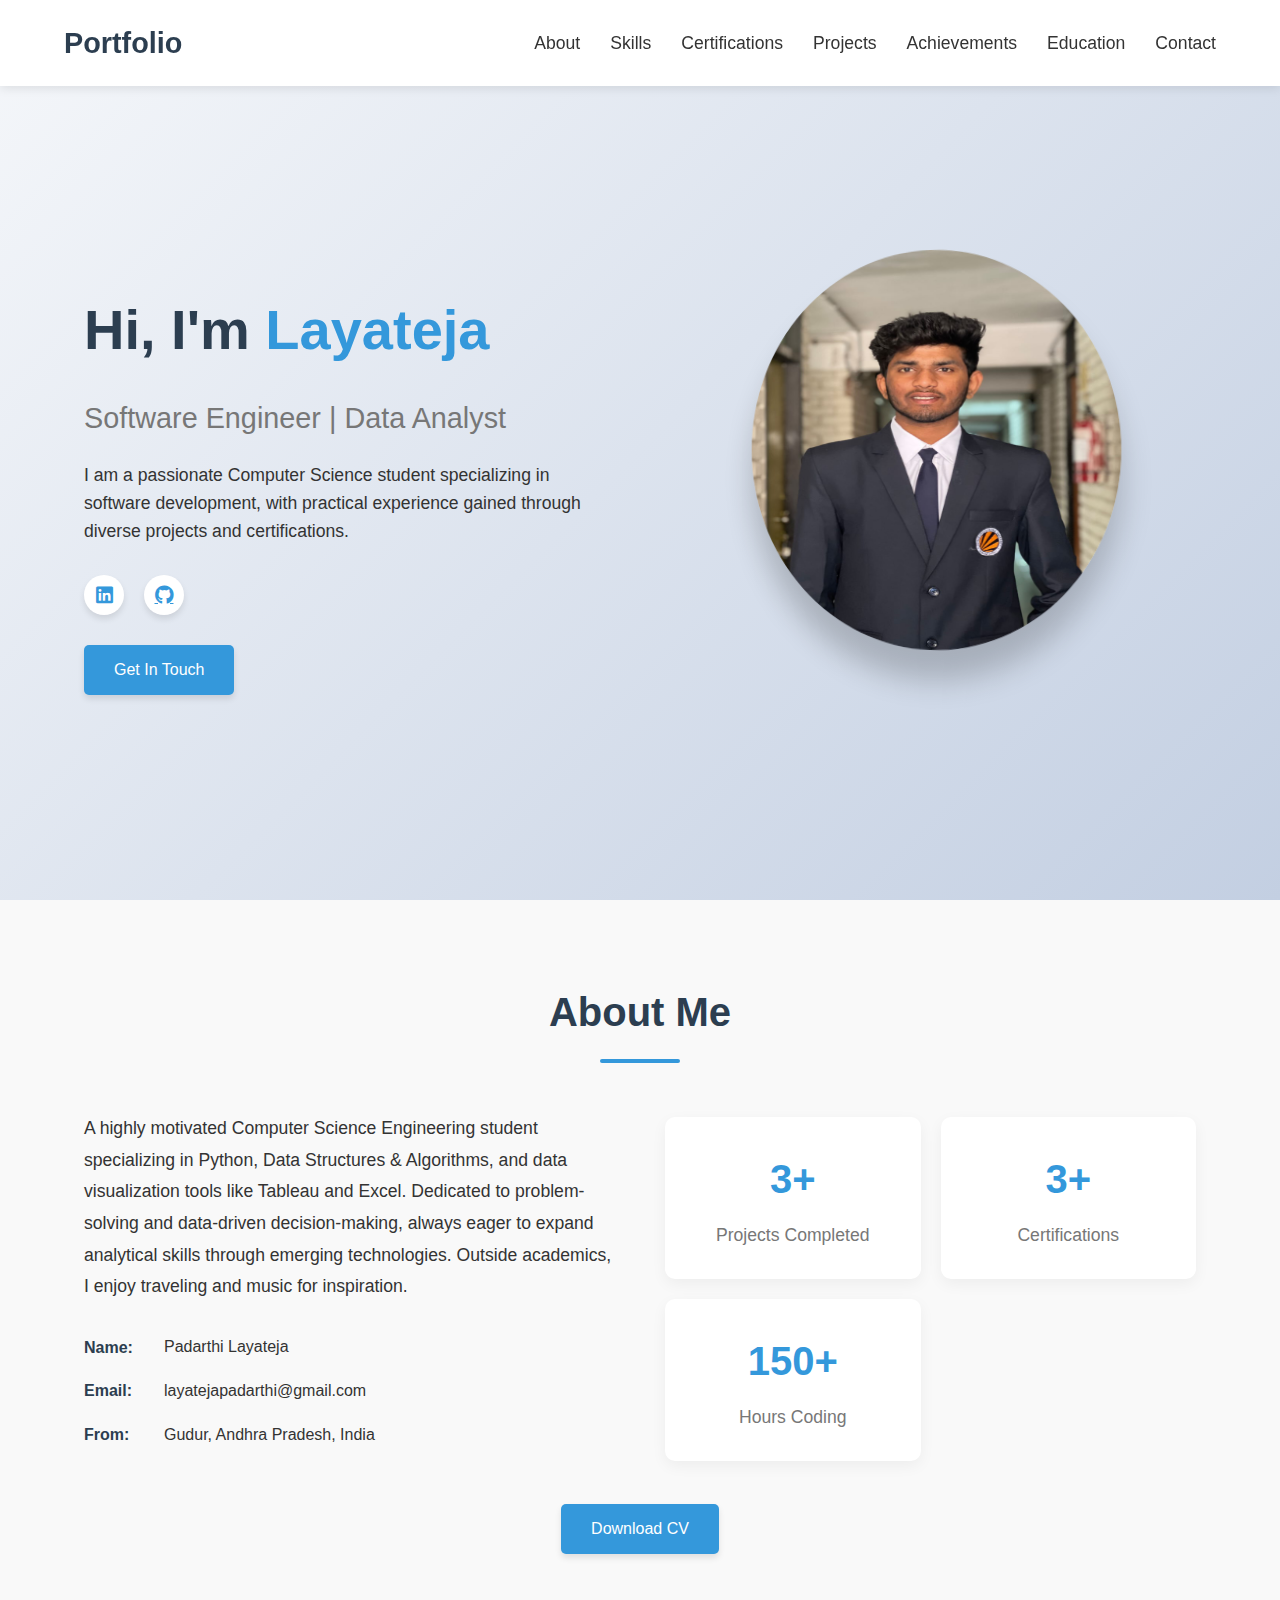
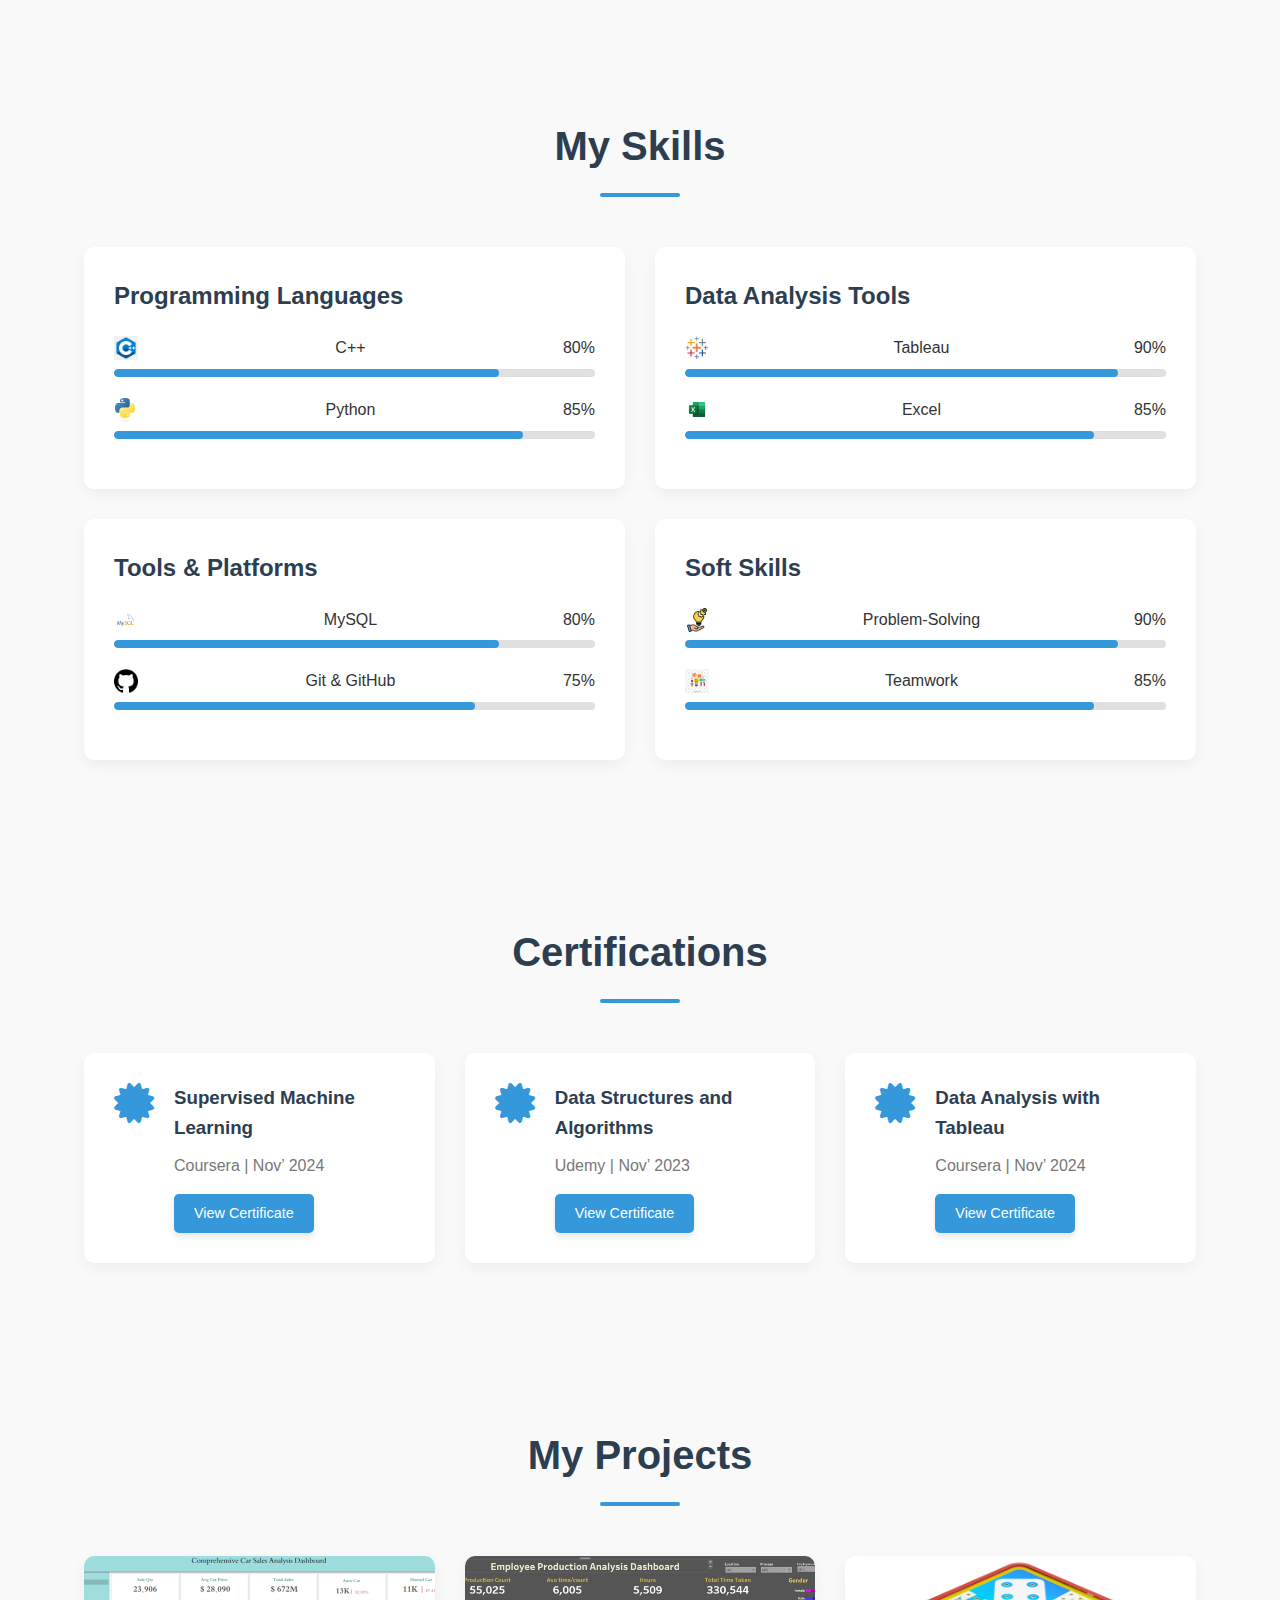
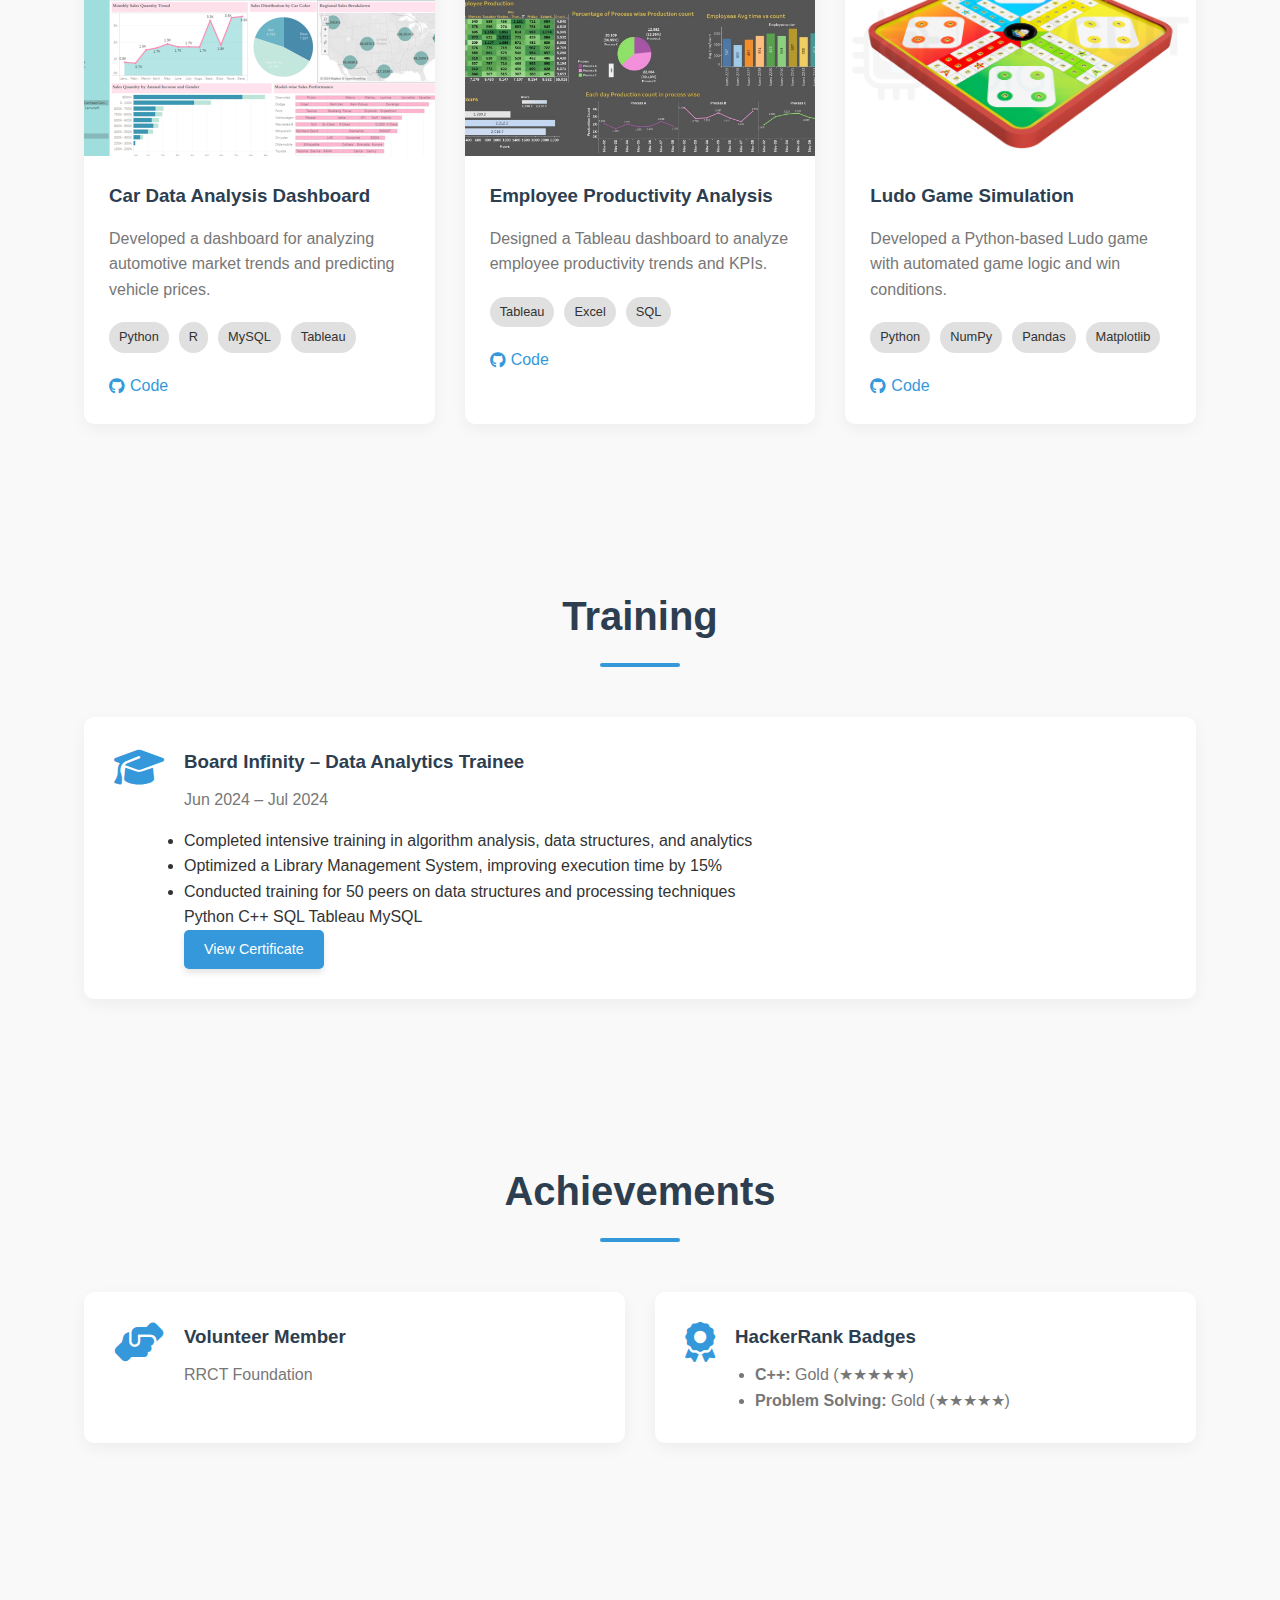
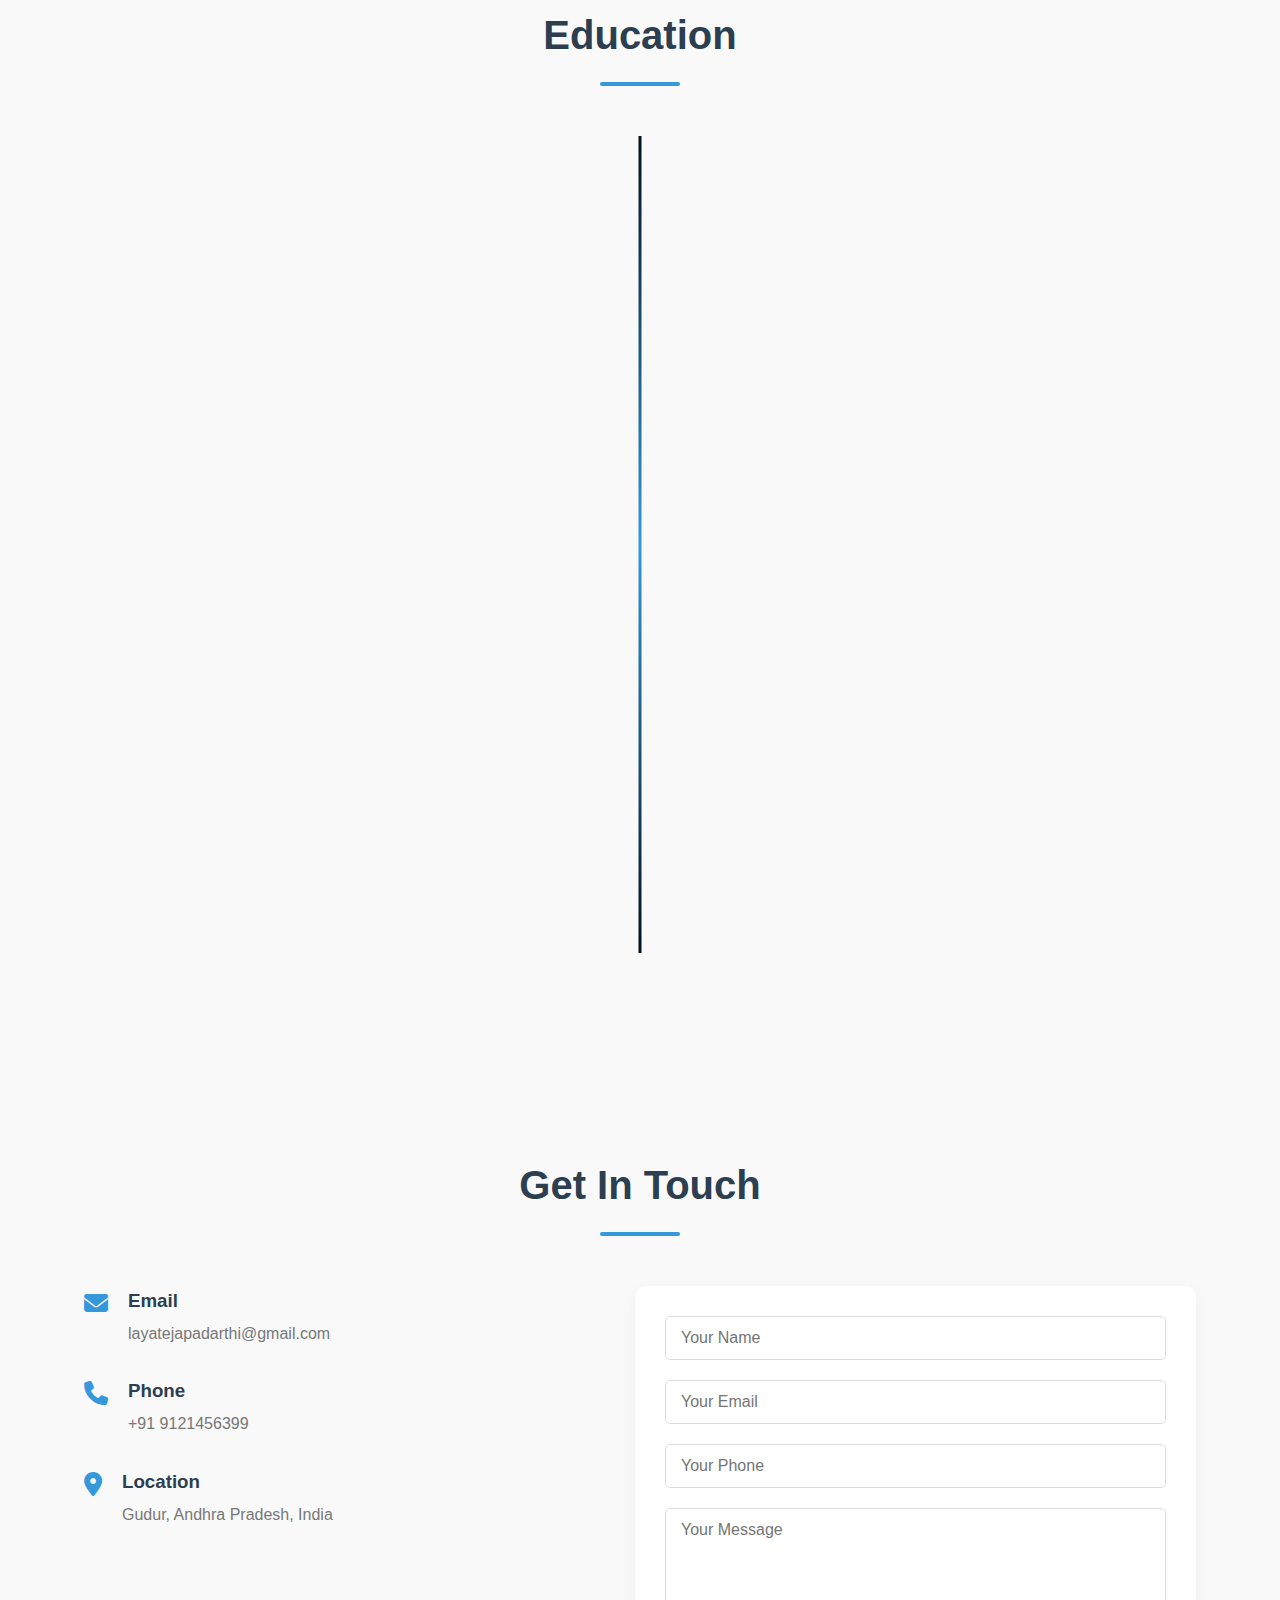
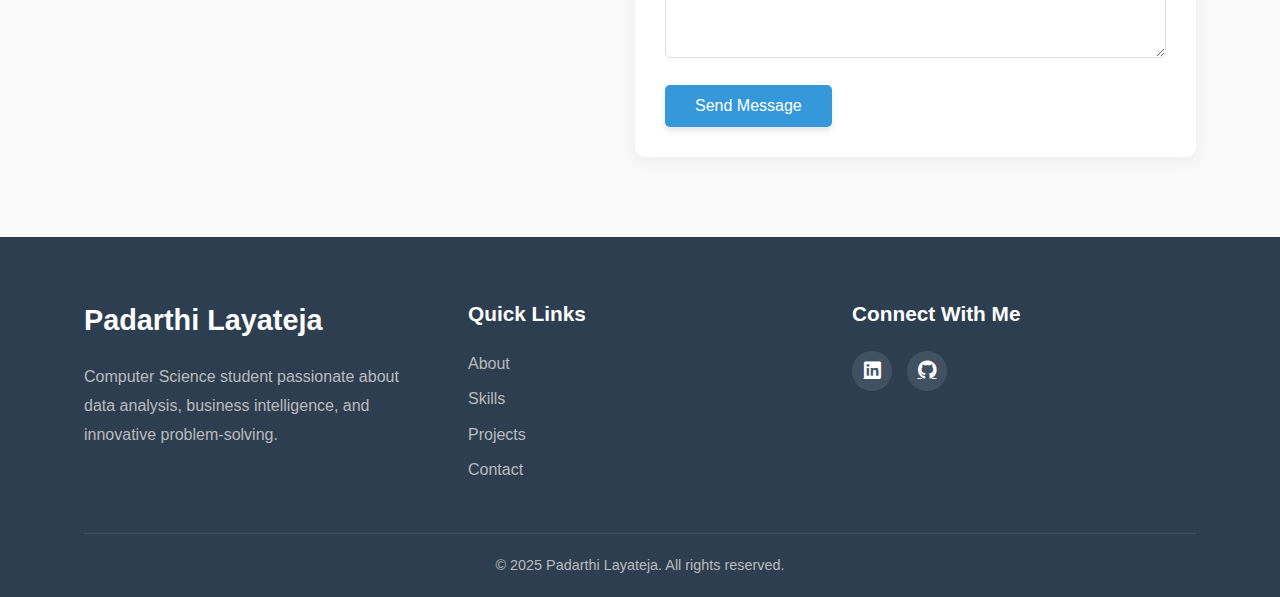
<file: index.html>
<!DOCTYPE html>
<html lang="en">
<head>
    <meta charset="UTF-8">
    <meta name="viewport" content="width=device-width, initial-scale=1.0">
    <title>Padarthi Layateja | Portfolio</title>
    <link rel="stylesheet" href="https://cdnjs.cloudflare.com/ajax/libs/font-awesome/6.4.0/css/all.min.css">
    <link rel="stylesheet" href="style.css">
</head>
<body>
    
    <!-- Navigation -->
    <nav id="navbar">
        <div class="container">
            <a href="#" class="logo">Portfolio</a>
            <div class="nav-links">
                <a href="#about">About</a>
                <a href="#skills">Skills</a>
                <a href="#certifications">Certifications</a>
                <a href="#projects">Projects</a>
                <a href="#achievements">Achievements</a>
                <a href="#education">Education</a>
                <a href="#contact">Contact</a>
            </div>
            <button class="hamburger">
                <span></span>
                <span></span>
                <span></span>
            </button>
        </div>
    </nav>

    <!-- Hero Section -->
    <header id="hero">
        <div class="container">
            <div class="hero-content">
                <h1 style="margin-top: 80px;">Hi, I'm <span>Layateja</span></h1>
                <h2>Software Engineer | Data Analyst</h2>
                <p>I am a passionate Computer Science student specializing in software development, with practical experience gained through diverse projects and certifications.</p>
                <div class="social-links">
                    <a href="https://www.linkedin.com/in/layateja-padarthi-"><i class="fab fa-linkedin"></i></a>
                    <a href="https://github.com/PadarthiLayateja"><i class="fab fa-github"></i></a>
                </div>
                <a href="#contact" class="btn">Get In Touch</a>
            </div>
            <div class="hero-image">
                <img src="img.jpeg" alt="Padarthi Layateja" class="profile-pic">
            </div>
        </div>
    </header>
    

   <!-- About Section -->
<section id="about" class="section">
    <div class="container">
        <h2 class="section-title">About Me</h2>
        <div class="about-content">
            <div class="about-text">
                <p>A highly motivated Computer Science Engineering student specializing in Python, Data Structures & Algorithms, and data visualization tools like Tableau and Excel. Dedicated to problem-solving and data-driven decision-making, always eager to expand analytical skills through emerging technologies. Outside academics, I enjoy traveling and music for inspiration.</p>
                <div class="about-details">
                    <div><span>Name:</span><p>Padarthi Layateja</p></div>
                    <div><span>Email:</span><p>layatejapadarthi@gmail.com</p></div>
                    <div><span>From:</span><p>Gudur, Andhra Pradesh, India</p></div>
                </div>
            </div>
            <div class="about-stats">
                <div class="stat-item">
                    <h3>3+</h3>
                    <p>Projects Completed</p>
                </div>
                <div class="stat-item">
                    <h3>3+</h3>
                    <p>Certifications</p>
                </div>
                <div class="stat-item">
                    <h3>150+</h3>
                    <p>Hours Coding</p>
                </div>
            </div>
        </div>
        <!-- Download CV Button -->
        <a href="cv.pdf" download class="btn download-btn">Download CV</a>
    </div>
</section>


    <!-- Skills Section -->
    <section id="skills" class="section">
        <div class="container">
            <h2 class="section-title">My Skills</h2>
            <div class="skills-container">
    
                <div class="skill-category">
                    <h3>Programming Languages</h3>
                    <div class="skills-list">
                        <div class="skill-item">
                            <div class="skill-info">
                                <img src="cpp.png" alt="C++" class="skill-icon">
                                <span>C++</span><span>80%</span>
                            </div>
                            <div class="progress-bar">
                                <div class="progress" style="width:80%"></div>
                            </div>
                        </div>
                        <div class="skill-item">
                            <div class="skill-info">
                                <img src="python.png" alt="Python" class="skill-icon">
                                <span>Python</span><span>85%</span>
                            </div>
                            <div class="progress-bar">
                                <div class="progress" style="width:85%"></div>
                            </div>
                        </div>
                    </div>
                </div>
    
                <div class="skill-category">
                    <h3>Data Analysis Tools</h3>
                    <div class="skills-list">
                        <div class="skill-item">
                            <div class="skill-info">
                                <img src="tableau.png" alt="Tableau" class="skill-icon">
                                <span>Tableau</span><span>90%</span>
                            </div>
                            <div class="progress-bar">
                                <div class="progress" style="width:90%"></div>
                            </div>
                        </div>
                        <div class="skill-item">
                            <div class="skill-info">
                                <img src="excel.jpg" alt="Excel" class="skill-icon">
                                <span>Excel</span><span>85%</span>
                            </div>
                            <div class="progress-bar">
                                <div class="progress" style="width:85%"></div>
                            </div>
                        </div>
                    </div>
                </div>
    
                <div class="skill-category">
                    <h3>Tools & Platforms</h3>
                    <div class="skills-list">
                        <div class="skill-item">
                            <div class="skill-info">
                                <img src="mysql.png" alt="MySQL" class="skill-icon">
                                <span>MySQL</span><span>80%</span>
                            </div>
                            <div class="progress-bar">
                                <div class="progress" style="width:80%"></div>
                            </div>
                        </div>
                        <div class="skill-item">
                            <div class="skill-info">
                                <img src="github.png" alt="Git & GitHub" class="skill-icon">
                                <span>Git & GitHub</span><span>75%</span>
                            </div>
                            <div class="progress-bar">
                                <div class="progress" style="width:75%"></div>
                            </div>
                        </div>
                    </div>
                </div>
    
                <div class="skill-category">
                    <h3>Soft Skills</h3>
                    <div class="skills-list">
                        <div class="skill-item">
                            <div class="skill-info">
                                <img src="problem-solving.png" alt="Problem-Solving" class="skill-icon">
                                <span>Problem-Solving</span><span>90%</span>
                            </div>
                            <div class="progress-bar">
                                <div class="progress" style="width:90%"></div>
                            </div>
                        </div>
                        <div class="skill-item">
                            <div class="skill-info">
                                <img src="teamwork.jpg" alt="Teamwork" class="skill-icon">
                                <span>Teamwork</span><span>85%</span>
                            </div>
                            <div class="progress-bar">
                                <div class="progress" style="width:85%"></div>
                            </div>
                        </div>
                    </div>
                </div>
    
            </div>
        </div>
    </section>

    <!-- Certifications Section -->
<section id="certifications" class="section">
    <div class="container">
        <h2 class="section-title">Certifications</h2>
        <div class="certifications-container">
            <div class="certification-item">
                <i class="fas fa-certificate"></i>
                <div class="certification-info">
                    <h3>Supervised Machine Learning</h3>
                    <p>Coursera | Nov’ 2024</p>
                    <a href="https://www.coursera.org/account/accomplishments/verify/TMZRYF30KPOT" target="_blank" class="btn">View Certificate</a>
                </div>
            </div>
            <div class="certification-item">
                <i class="fas fa-certificate"></i>
                <div class="certification-info">
                    <h3>Data Structures and Algorithms</h3>
                    <p>Udemy | Nov’ 2023</p>
                    <a href="https://www.udemy.com/certificate/UC-45dba902-4d2f-4d8e-8a0e-5c2c1a99a0b7/" target="_blank" class="btn">View Certificate</a>
                </div>
            </div>
            <div class="certification-item">
                <i class="fas fa-certificate"></i>
                <div class="certification-info">
                    <h3>Data Analysis with Tableau</h3>
                    <p>Coursera | Nov’ 2024</p>
                    <a href="https://www.coursera.org/account/accomplishments/verify/PN69MF2VSUSQ" target="_blank" class="btn">View Certificate</a>
                </div>
            </div>
        </div>
    </div>
</section>


    <!-- Projects Section -->
    <section id="projects" class="section">
        <div class="container">
            <h2 class="section-title">My Projects</h2>
            <div class="projects-grid">
                <div class="project-card">
                    <div class="project-image">
                        <img src="project1.PNG" alt="Car Data Analysis">
                    </div>
                    <div class="project-info">
                        <h3>Car Data Analysis Dashboard</h3>
                        <p>Developed a dashboard for analyzing automotive market trends and predicting vehicle prices.</p>
                        <div class="project-tech">
                            <span>Python</span><span>R</span><span>MySQL</span><span>Tableau</span>
                        </div>
                        <div class="project-links">
                            <a href="https://github.com/PadarthiLayateja/Car-Data-Analysis"><i class="fab fa-github"></i> Code</a>
                        </div>
                    </div>
                </div>
                <div class="project-card">
                    <div class="project-image">
                        <img src="project2.jpg" alt="Employee Productivity">
                    </div>
                    <div class="project-info">
                        <h3>Employee Productivity Analysis</h3>
                        <p>Designed a Tableau dashboard to analyze employee productivity trends and KPIs.</p>
                        <div class="project-tech">
                            <span>Tableau</span><span>Excel</span><span>SQL</span>
                        </div>
                        <div class="project-links">
                            <a href="https://github.com/PadarthiLayateja/Employee-Production-Analysis-Dashboard"><i class="fab fa-github"></i> Code</a>
                        </div>
                    </div>
                </div>
                <div class="project-card">
                    <div class="project-image">
                        <img src="project3.png" alt="Ludo Game Python">
                    </div>
                    <div class="project-info">
                        <h3>Ludo Game Simulation</h3>
                        <p>Developed a Python-based Ludo game with automated game logic and win conditions.</p>
                        <div class="project-tech">
                            <span>Python</span><span>NumPy</span><span>Pandas</span><span>Matplotlib</span>
                        </div>
                        <div class="project-links">
                            <a href="https://github.com/PadarthiLayateja/ludo_game"><i class="fab fa-github"></i> Code</a>
                        </div>
                    </div>
                </div>
            </div>
        </div>
    </section>

        <!-- Training Section -->
        <section id="training" class="section">
            <div class="container">
                <h2 class="section-title">Training</h2>
                <div class="certifications-container">
                    <div class="certification-item">
                        <i class="fas fa-graduation-cap"></i>
                        <div class="certification-info">
                            <h3>Board Infinity – Data Analytics Trainee</h3>
                            <p>Jun 2024 – Jul 2024</p>
                            <ul class="training-details">
                                <li>Completed intensive training in algorithm analysis, data structures, and analytics</li>
                                <li>Optimized a Library Management System, improving execution time by 15%</li>
                                <li>Conducted training for 50 peers on data structures and processing techniques</li>
                            </ul>
                            <div class="tech-stack">
                                <span>Python</span>
                                <span>C++</span>
                                <span>SQL</span>
                                <span>Tableau</span>
                                <span>MySQL</span>
                            </div>
                            <a href="https://drive.google.com/file/d/1gEIdNF5TKfkVci9zH90d622x4LhV4_2K/view?usp=drive_link" class="btn">View Certificate</a>
                        </div>
                    </div>
                </div>
            </div>
        </section>
    

    
    <!-- Achievements Section -->
<section id="achievements" class="section">
    <div class="container">
        <h2 class="section-title">Achievements</h2>
        <div class="achievements-content">
            <div class="achievement-item">
                <i class="fas fa-hands-helping"></i>
                <div>
                    <h3>Volunteer Member</h3>
                    <p>RRCT Foundation</p>
                </div>
            </div>
            <div class="achievement-item">
                <i class="fas fa-award"></i>
                <div>
                    <h3>HackerRank Badges</h3>
                    <ul>
                        <li><strong>C++:</strong> Gold (★★★★★)</li>
                        <li><strong>Problem Solving:</strong> Gold (★★★★★)</li>
                    </ul>
                </div>
            </div>
        </div>
    </div>
</section>


 <!-- Education Section -->
<section id="education" class="section">
    <div class="container">
        <h2 class="section-title">Education</h2>
        <div class="timeline">
            <div class="timeline-item">
                <div class="timeline-date">Pursuing</div>
                <div class="timeline-content">
                    <h3>B.Tech in Computer Science and Engineering</h3>
                    <h4>Lovely Professional University</h4>
                    <p>CGPA: 6.75</p>
                </div>
            </div>
            <div class="timeline-item">
                <div class="timeline-date">Mar' 2020 – May' 2022</div>
                <div class="timeline-content">
                    <h3>Intermediate (PCM)</h3>
                    <h4>Narayana Junior College</h4>
                    <p>Percentage: 86%</p>
                </div>
            </div>
            <div class="timeline-item">
                <div class="timeline-date">Apr' 2019 – Mar' 2020</div>
                <div class="timeline-content">
                    <h3>Matriculation</h3>
                    <h4>Narayana School</h4>
                    <p>Percentage: 91%</p>
                </div>
            </div>
        </div>
    </div>
</section>

    <!-- Contact Section -->
    <section id="contact" class="section">
        <div class="container">
            <h2 class="section-title">Get In Touch</h2>
            <div class="contact-container">
                <div class="contact-info">
                    <div class="contact-item">
                        <i class="fas fa-envelope"></i>
                        <div>
                            <h3>Email</h3>
                            <p>layatejapadarthi@gmail.com</p>
                        </div>
                    </div>
                    <div class="contact-item">
                        <i class="fas fa-phone"></i>
                        <div>
                            <h3>Phone</h3>
                            <p>+91 9121456399</p>
                        </div>
                    </div>
                    <div class="contact-item">
                        <i class="fas fa-map-marker-alt"></i>
                        <div>
                            <h3>Location</h3>
                            <p>Gudur, Andhra Pradesh, India</p>
                        </div>
                    </div>
                </div>
                <form class="contact-form">
                    <div class="form-group">
                        <input type="text" placeholder="Your Name" required>
                    </div>
                    <div class="form-group">
                        <input type="email" placeholder="Your Email" required>
                    </div>
                    <div class="form-group">
                        <input type="tel" placeholder="Your Phone">
                    </div>
                    <div class="form-group">
                        <textarea placeholder="Your Message" rows="5" required></textarea>
                    </div>
                    <button type="submit" class="btn">Send Message</button>
                </form>
            </div>
        </div>
    </section>

    <!-- Footer -->
    <footer>
        <div class="container">
            <div class="footer-content">
                <div class="footer-about">
                    <h3>Padarthi Layateja</h3>
                    <p>Computer Science student passionate about data analysis, business intelligence, and innovative problem-solving.</p>
                </div>
                <div class="footer-links">
                    <h3>Quick Links</h3>
                    <ul>
                        <li><a href="#about">About</a></li>
                        <li><a href="#skills">Skills</a></li>
                        <li><a href="#projects">Projects</a></li>
                        <li><a href="#contact">Contact</a></li>
                    </ul>
                </div>
                <div class="footer-social">
                    <h3>Connect With Me</h3>
                    <div class="social-icons">
                        <a href="https://www.linkedin.com/in/layateja-padarthi-"><i class="fab fa-linkedin"></i></a>
                        <a href="https://github.com/PadarthiLayateja"><i class="fab fa-github"></i></a>
                    </div>
                </div>
            </div>
            <div class="footer-bottom">
                <p>&copy; 2025 Padarthi Layateja. All rights reserved.</p>
            </div>
        </div>
    </footer>

    <script src="script.js"></script>

</body>
</html>
</file>
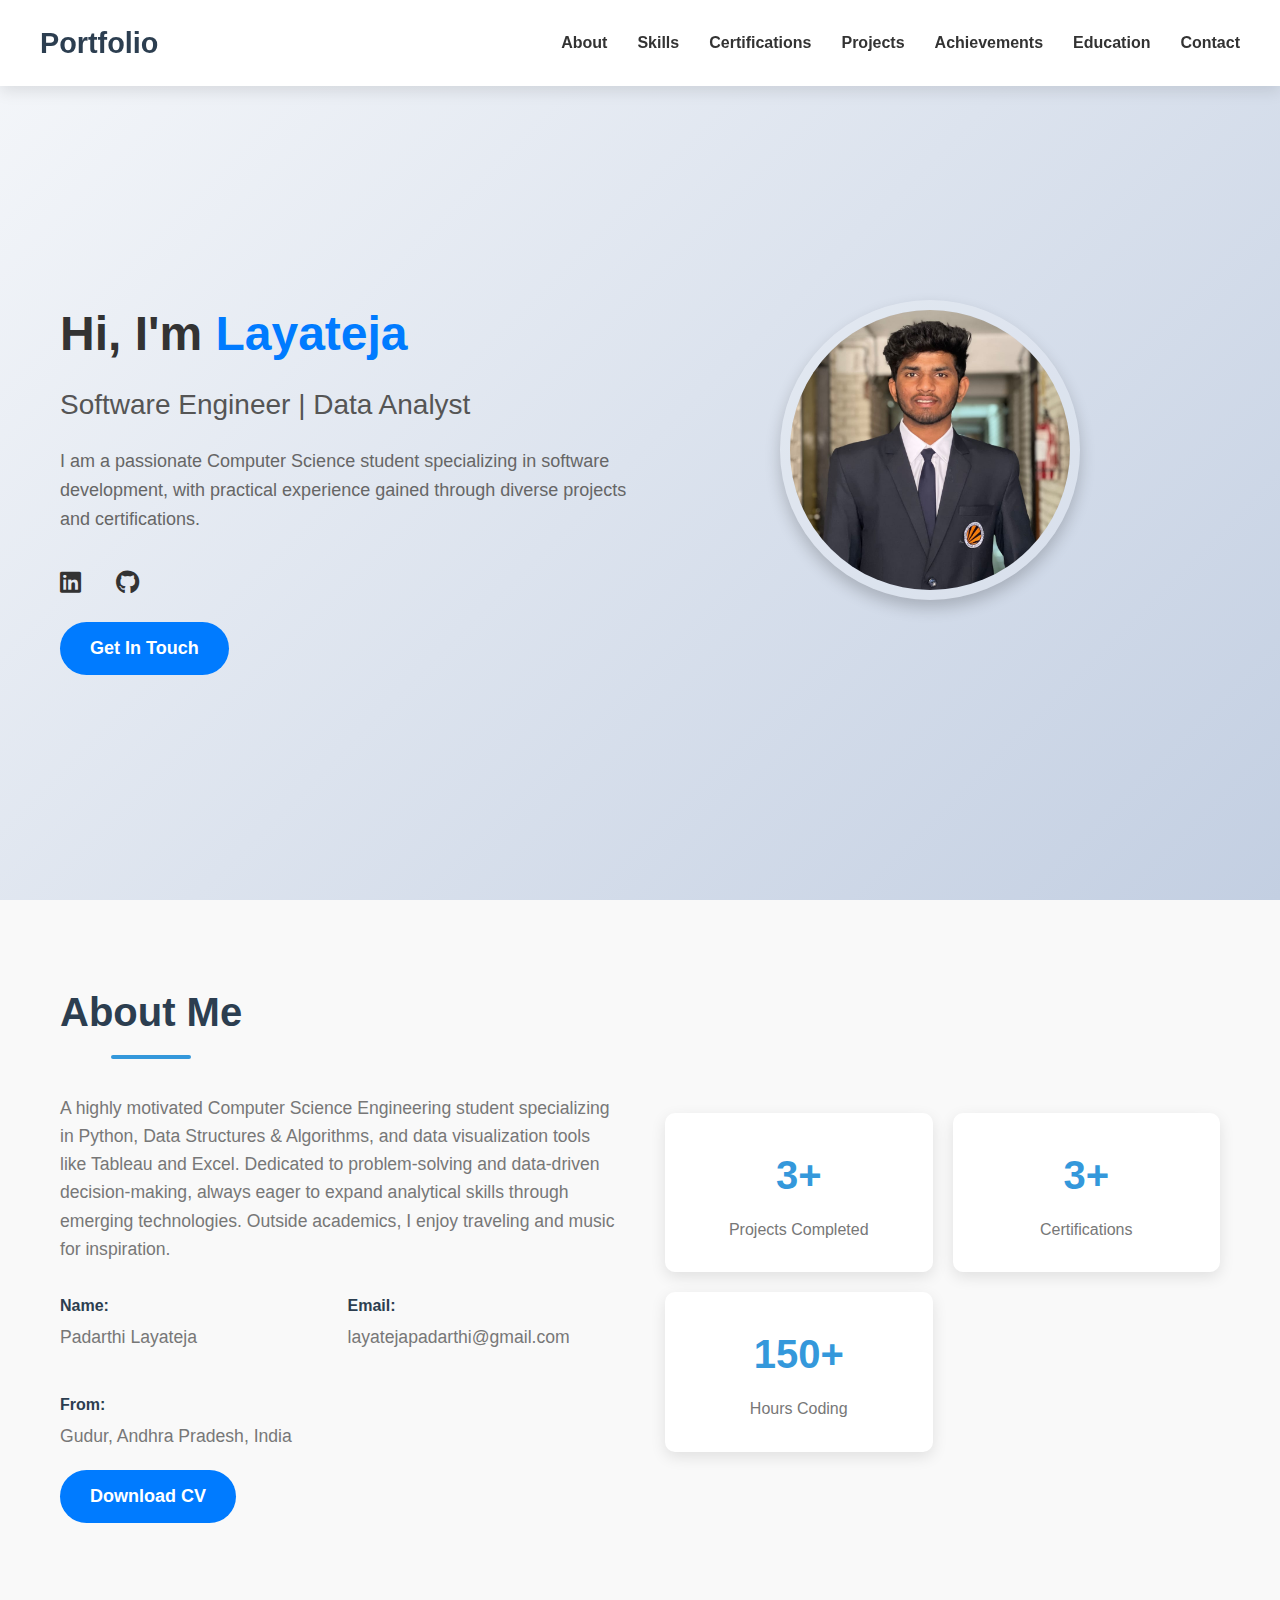
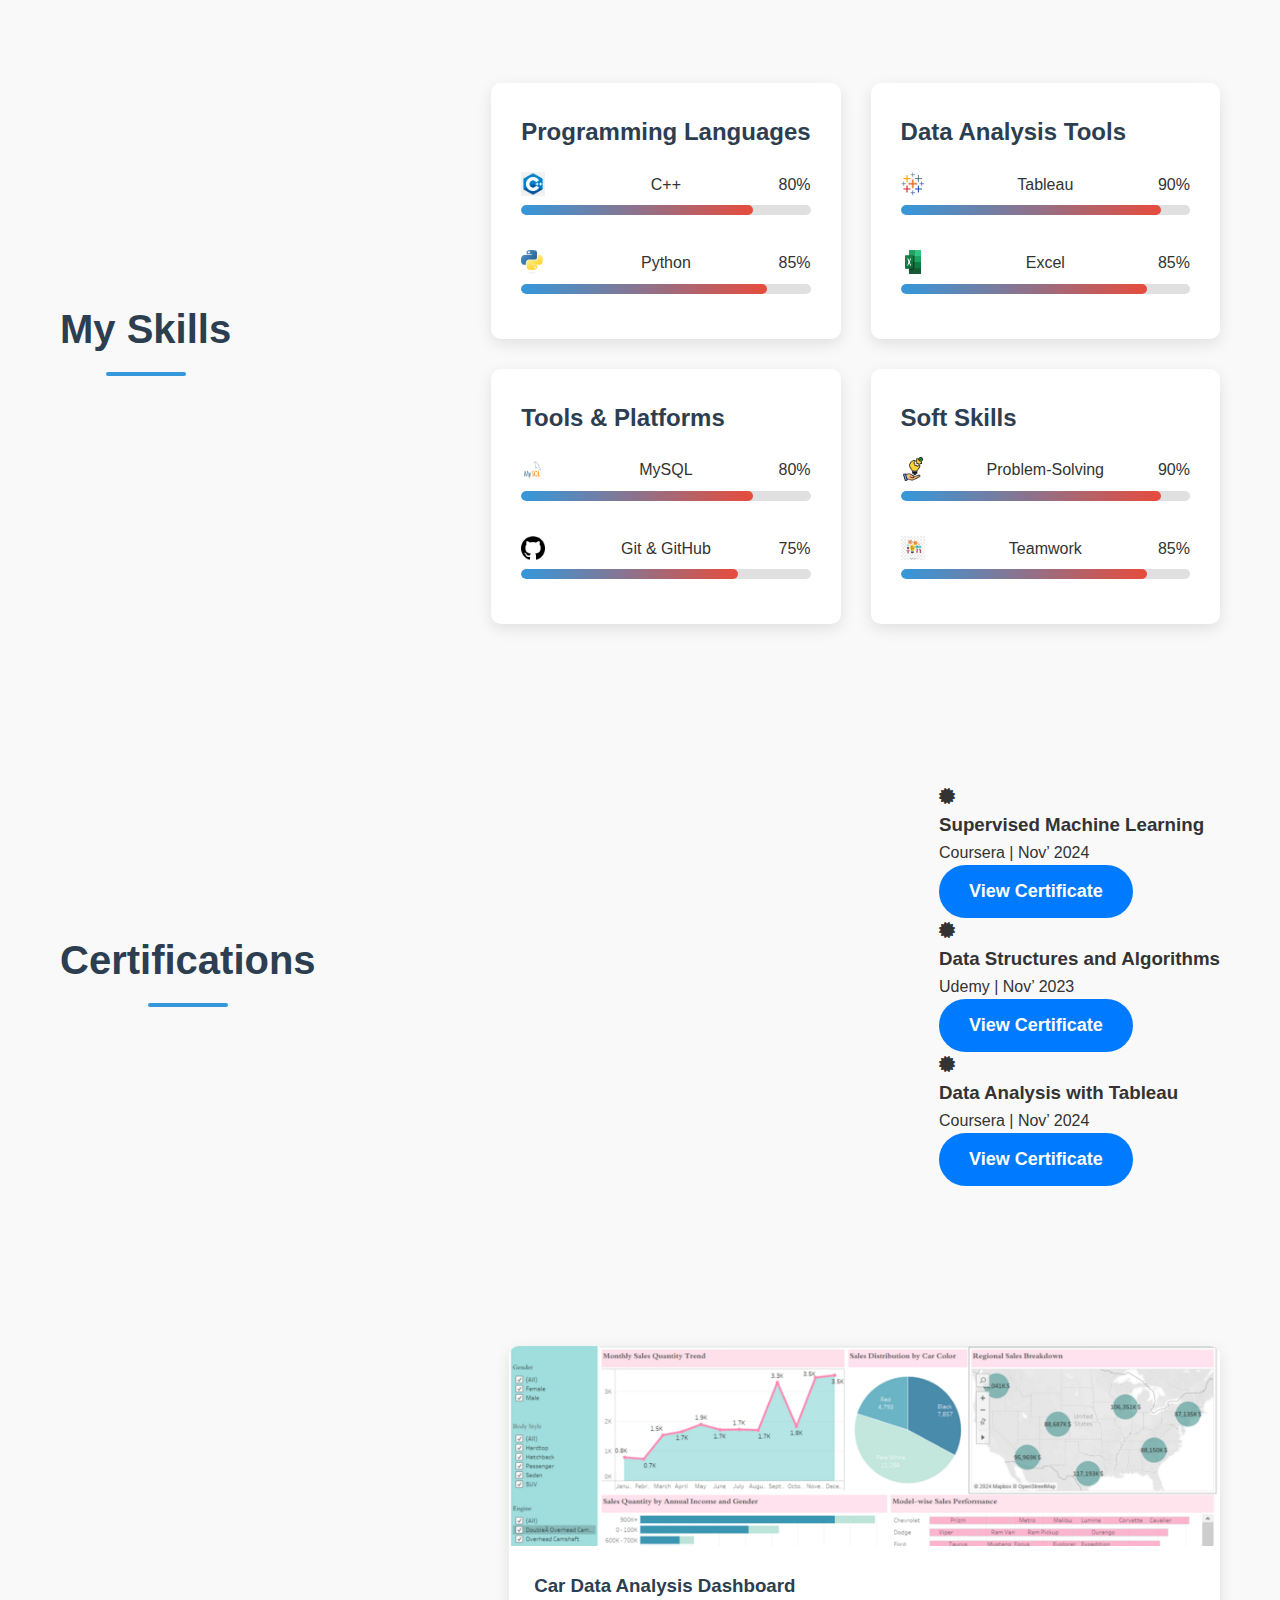
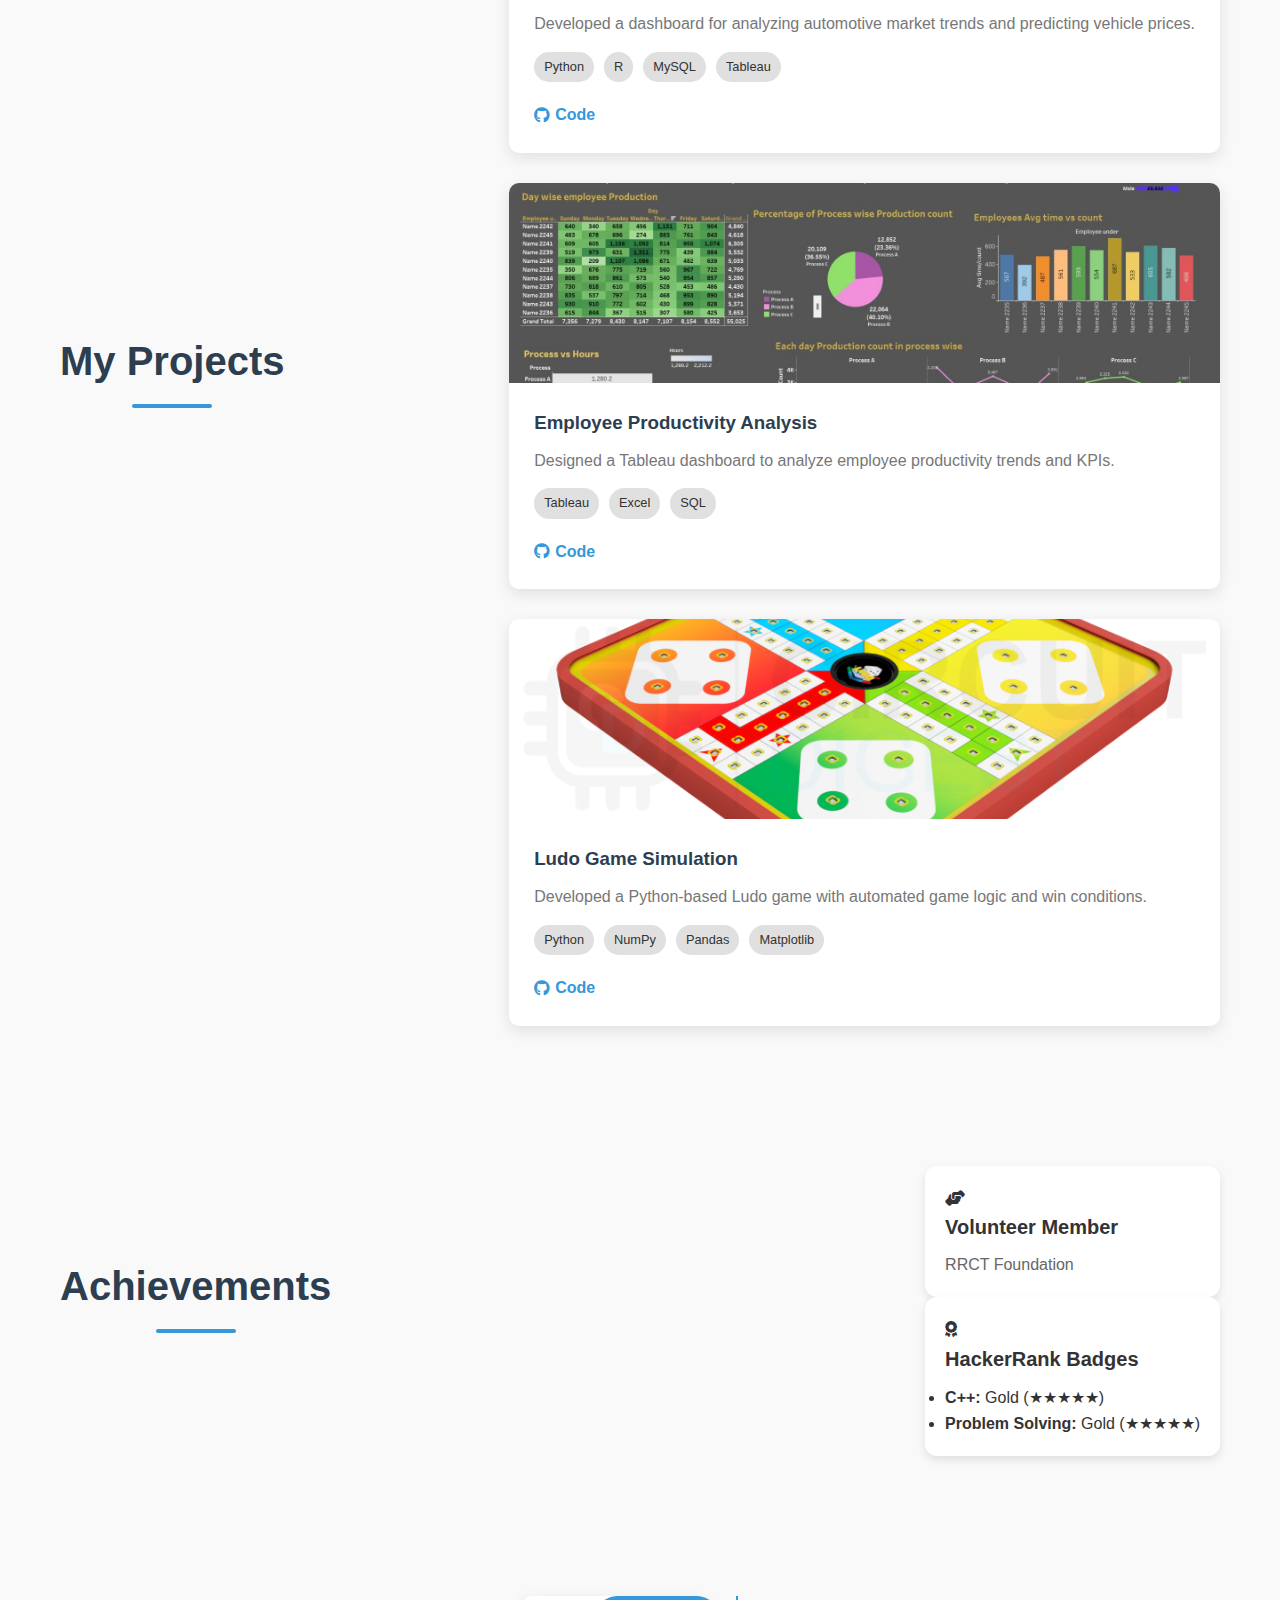
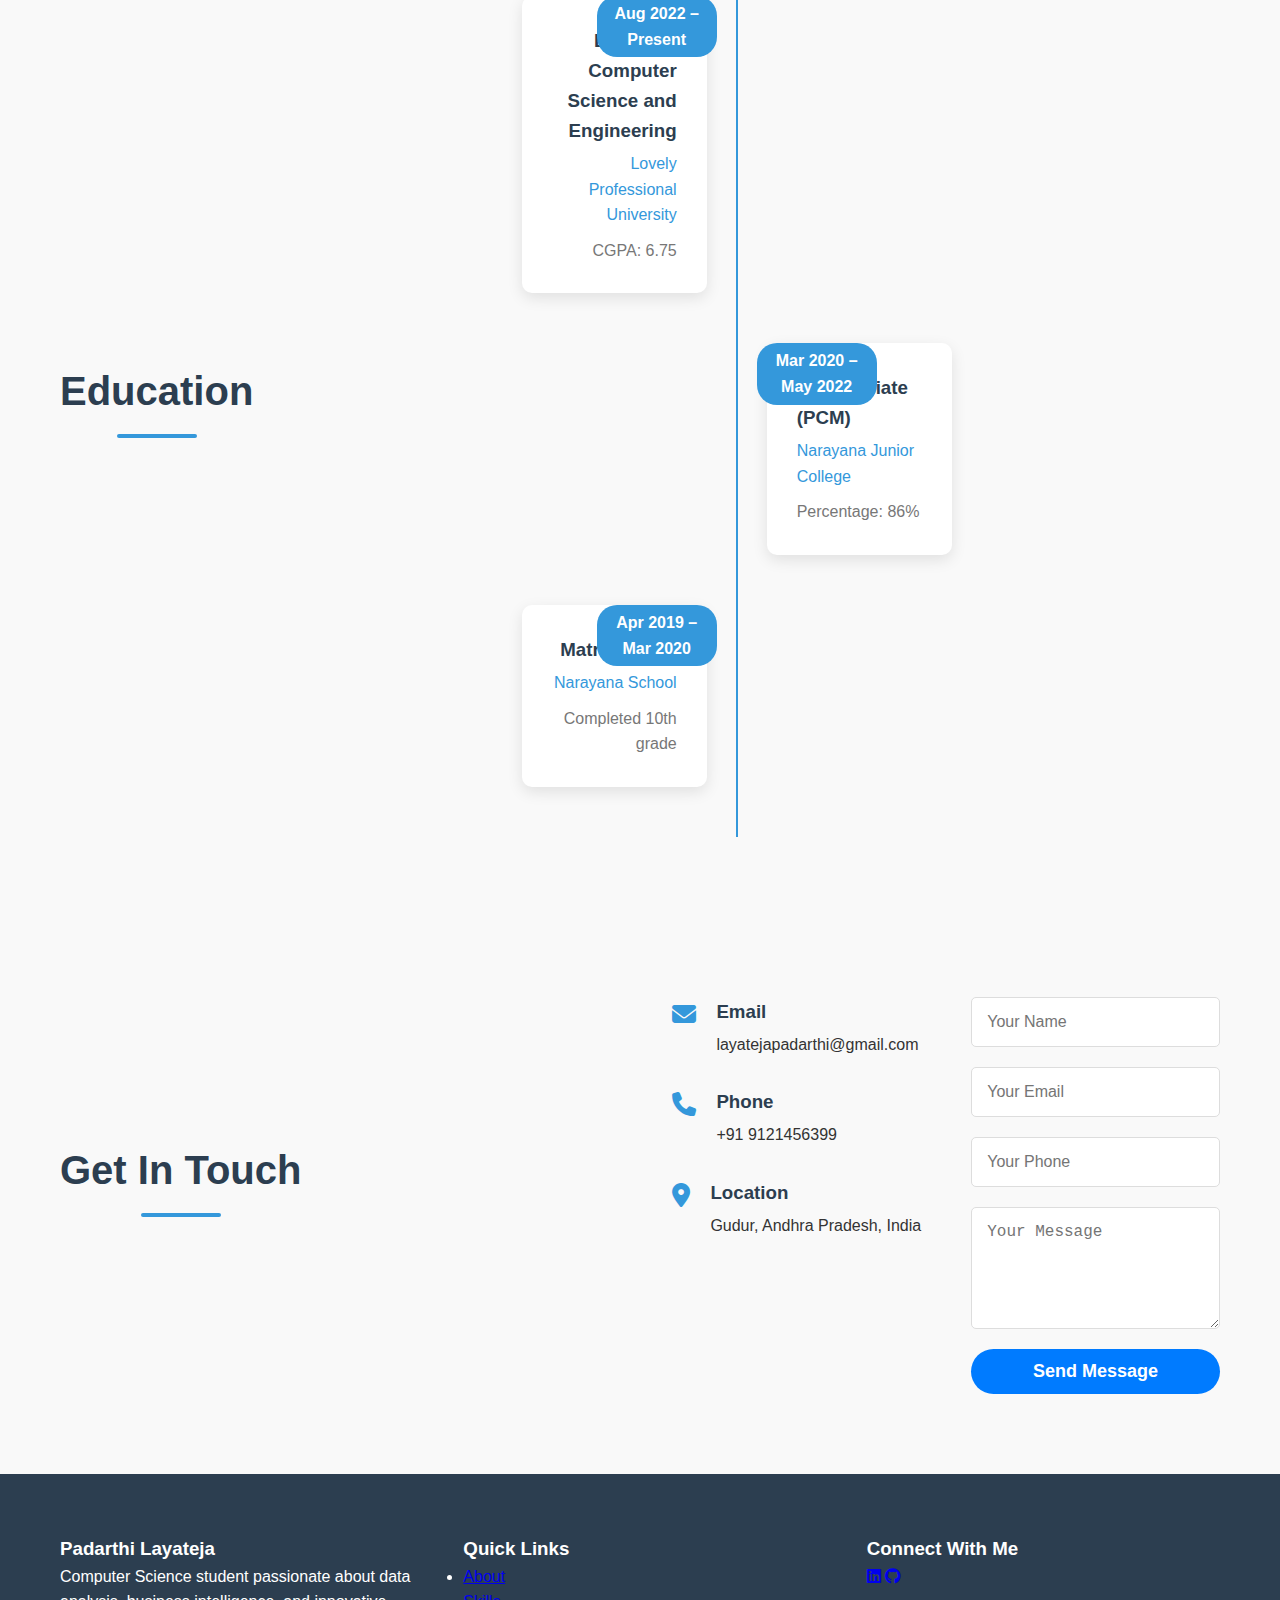
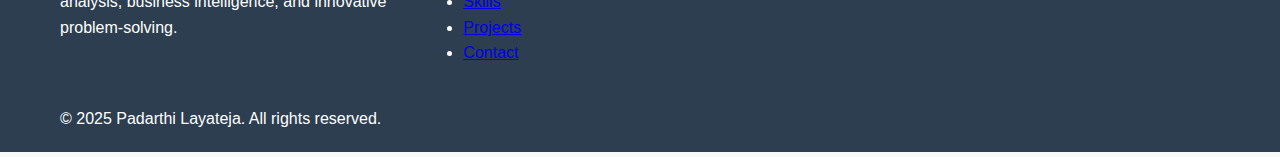
<file: PortFolio.html>
<!DOCTYPE html>
<html lang="en">
<head>
    <meta charset="UTF-8">
    <meta name="viewport" content="width=device-width, initial-scale=1.0">
    <title>Padarthi Layateja | Portfolio</title>
    <link rel="stylesheet" href="https://cdnjs.cloudflare.com/ajax/libs/font-awesome/6.4.0/css/all.min.css">
    <link rel="stylesheet" href="portfolio.css">
</head>
<body>
    
    <!-- Navigation -->
    <nav id="navbar">
        <div class="container">
            <a href="#" class="logo">Portfolio</a>
            <div class="nav-links">
                <a href="#about">About</a>
                <a href="#skills">Skills</a>
                <a href="#certifications">Certifications</a>
                <a href="#projects">Projects</a>
                <a href="#achievements">Achievements</a>
                <a href="#education">Education</a>
                <a href="#contact">Contact</a>
            </div>
            <button class="hamburger">
                <span></span>
                <span></span>
                <span></span>
            </button>
        </div>
    </nav>
<!-- Hero Section -->
<header id="hero">
    <div class="container">
        <div class="hero-content">
            <h1 style="margin-top: 80px;">Hi, I'm <span>Layateja</span></h1>
            <h2>Software Engineer | Data Analyst</h2>
            <p>I am a passionate Computer Science student specializing in software development, with practical experience gained through diverse projects and certifications.</p>
            <div class="social-links">
                <a href="https://www.linkedin.com/in/layateja-padarthi-"><i class="fab fa-linkedin"></i></a>
                <a href="https://github.com/PadarthiLayateja"><i class="fab fa-github"></i></a>
            </div>
            <a href="#contact" class="btn">Get In Touch</a>
        </div>
        <div class="hero-image">
            <img src="img.jpeg" alt="Padarthi Layateja" class="profile-pic">
        </div>
    </div>
</header>


   <!-- About Section -->
<section id="about" class="section">
    <div class="container">
        <h2 class="section-title">About Me</h2>
        <div class="about-content">
            <div class="about-text">
                <p>A highly motivated Computer Science Engineering student specializing in Python, Data Structures & Algorithms, and data visualization tools like Tableau and Excel. Dedicated to problem-solving and data-driven decision-making, always eager to expand analytical skills through emerging technologies. Outside academics, I enjoy traveling and music for inspiration.</p>
                <div class="about-details">
                    <div><span>Name:</span><p>Padarthi Layateja</p></div>
                    <div><span>Email:</span><p>layatejapadarthi@gmail.com</p></div>
                    <div><span>From:</span><p>Gudur, Andhra Pradesh, India</p></div>
                </div>
            </div>
            <div class="about-stats">
                <div class="stat-item">
                    <h3>3+</h3>
                    <p>Projects Completed</p>
                </div>
                <div class="stat-item">
                    <h3>3+</h3>
                    <p>Certifications</p>
                </div>
                <div class="stat-item">
                    <h3>150+</h3>
                    <p>Hours Coding</p>
                </div>
            </div>
        </div>
        <!-- Download CV Button -->
        <a href="cv.pdf" download class="btn download-btn">Download CV</a>
    </div>
</section>


    <!-- Skills Section -->
    <section id="skills" class="section">
        <div class="container">
            <h2 class="section-title">My Skills</h2>
            <div class="skills-container">
    
                <div class="skill-category">
                    <h3>Programming Languages</h3>
                    <div class="skills-list">
                        <div class="skill-item">
                            <div class="skill-info">
                                <img src="cpp.png" alt="C++" class="skill-icon">
                                <span>C++</span><span>80%</span>
                            </div>
                            <div class="progress-bar">
                                <div class="progress" style="width:80%"></div>
                            </div>
                        </div>
                        <div class="skill-item">
                            <div class="skill-info">
                                <img src="python.png" alt="Python" class="skill-icon">
                                <span>Python</span><span>85%</span>
                            </div>
                            <div class="progress-bar">
                                <div class="progress" style="width:85%"></div>
                            </div>
                        </div>
                    </div>
                </div>
    
                <div class="skill-category">
                    <h3>Data Analysis Tools</h3>
                    <div class="skills-list">
                        <div class="skill-item">
                            <div class="skill-info">
                                <img src="tableau.png" alt="Tableau" class="skill-icon">
                                <span>Tableau</span><span>90%</span>
                            </div>
                            <div class="progress-bar">
                                <div class="progress" style="width:90%"></div>
                            </div>
                        </div>
                        <div class="skill-item">
                            <div class="skill-info">
                                <img src="excel.jpg" alt="Excel" class="skill-icon">
                                <span>Excel</span><span>85%</span>
                            </div>
                            <div class="progress-bar">
                                <div class="progress" style="width:85%"></div>
                            </div>
                        </div>
                    </div>
                </div>
    
                <div class="skill-category">
                    <h3>Tools & Platforms</h3>
                    <div class="skills-list">
                        <div class="skill-item">
                            <div class="skill-info">
                                <img src="mysql.png" alt="MySQL" class="skill-icon">
                                <span>MySQL</span><span>80%</span>
                            </div>
                            <div class="progress-bar">
                                <div class="progress" style="width:80%"></div>
                            </div>
                        </div>
                        <div class="skill-item">
                            <div class="skill-info">
                                <img src="github.png" alt="Git & GitHub" class="skill-icon">
                                <span>Git & GitHub</span><span>75%</span>
                            </div>
                            <div class="progress-bar">
                                <div class="progress" style="width:75%"></div>
                            </div>
                        </div>
                    </div>
                </div>
    
                <div class="skill-category">
                    <h3>Soft Skills</h3>
                    <div class="skills-list">
                        <div class="skill-item">
                            <div class="skill-info">
                                <img src="problem-solving.png" alt="Problem-Solving" class="skill-icon">
                                <span>Problem-Solving</span><span>90%</span>
                            </div>
                            <div class="progress-bar">
                                <div class="progress" style="width:90%"></div>
                            </div>
                        </div>
                        <div class="skill-item">
                            <div class="skill-info">
                                <img src="teamwork.jpg" alt="Teamwork" class="skill-icon">
                                <span>Teamwork</span><span>85%</span>
                            </div>
                            <div class="progress-bar">
                                <div class="progress" style="width:85%"></div>
                            </div>
                        </div>
                    </div>
                </div>
    
            </div>
        </div>
    </section>

    <!-- Certifications Section -->
<section id="certifications" class="section">
    <div class="container">
        <h2 class="section-title">Certifications</h2>
        <div class="certifications-container">
            <div class="certification-item">
                <i class="fas fa-certificate"></i>
                <div class="certification-info">
                    <h3>Supervised Machine Learning</h3>
                    <p>Coursera | Nov’ 2024</p>
                    <a href="https://www.coursera.org/account/accomplishments/verify/TMZRYF30KPOT" target="_blank" class="btn">View Certificate</a>
                </div>
            </div>
            <div class="certification-item">
                <i class="fas fa-certificate"></i>
                <div class="certification-info">
                    <h3>Data Structures and Algorithms</h3>
                    <p>Udemy | Nov’ 2023</p>
                    <a href="https://www.udemy.com/certificate/UC-45dba902-4d2f-4d8e-8a0e-5c2c1a99a0b7/" target="_blank" class="btn">View Certificate</a>
                </div>
            </div>
            <div class="certification-item">
                <i class="fas fa-certificate"></i>
                <div class="certification-info">
                    <h3>Data Analysis with Tableau</h3>
                    <p>Coursera | Nov’ 2024</p>
                    <a href="https://www.coursera.org/account/accomplishments/verify/PN69MF2VSUSQ" target="_blank" class="btn">View Certificate</a>
                </div>
            </div>
        </div>
    </div>
</section>


    <!-- Projects Section -->
    <section id="projects" class="section">
        <div class="container">
            <h2 class="section-title">My Projects</h2>
            <div class="projects-grid">
                <div class="project-card">
                    <div class="project-image">
                        <img src="project1.PNG" alt="Car Data Analysis">
                    </div>
                    <div class="project-info">
                        <h3>Car Data Analysis Dashboard</h3>
                        <p>Developed a dashboard for analyzing automotive market trends and predicting vehicle prices.</p>
                        <div class="project-tech">
                            <span>Python</span><span>R</span><span>MySQL</span><span>Tableau</span>
                        </div>
                        <div class="project-links">
                            <a href="#"><i class="fab fa-github"></i> Code</a>
                        </div>
                    </div>
                </div>
                <div class="project-card">
                    <div class="project-image">
                        <img src="project2.jpg" alt="Employee Productivity">
                    </div>
                    <div class="project-info">
                        <h3>Employee Productivity Analysis</h3>
                        <p>Designed a Tableau dashboard to analyze employee productivity trends and KPIs.</p>
                        <div class="project-tech">
                            <span>Tableau</span><span>Excel</span><span>SQL</span>
                        </div>
                        <div class="project-links">
                            <a href="#"><i class="fab fa-github"></i> Code</a>
                        </div>
                    </div>
                </div>
                <div class="project-card">
                    <div class="project-image">
                        <img src="project3.png" alt="Ludo Game Python">
                    </div>
                    <div class="project-info">
                        <h3>Ludo Game Simulation</h3>
                        <p>Developed a Python-based Ludo game with automated game logic and win conditions.</p>
                        <div class="project-tech">
                            <span>Python</span><span>NumPy</span><span>Pandas</span><span>Matplotlib</span>
                        </div>
                        <div class="project-links">
                            <a href="#"><i class="fab fa-github"></i> Code</a>
                        </div>
                    </div>
                </div>
            </div>
        </div>
    </section>
    
    <!-- Achievements Section -->
<section id="achievements" class="section">
    <div class="container">
        <h2 class="section-title">Achievements</h2>
        <div class="achievements-content">
            <div class="achievement-item">
                <i class="fas fa-hands-helping"></i>
                <div>
                    <h3>Volunteer Member</h3>
                    <p>RRCT Foundation</p>
                </div>
            </div>
            <div class="achievement-item">
                <i class="fas fa-award"></i>
                <div>
                    <h3>HackerRank Badges</h3>
                    <ul>
                        <li><strong>C++:</strong> Gold (★★★★★)</li>
                        <li><strong>Problem Solving:</strong> Gold (★★★★★)</li>
                    </ul>
                </div>
            </div>
        </div>
    </div>
</section>


   <!-- Education Section -->
<section id="education" class="section">
    <div class="container">
        <h2 class="section-title">Education</h2>
        <div class="timeline">
            <div class="timeline-item">
                <div class="timeline-date">Aug 2022 – Present</div>
                <div class="timeline-content">
                    <h3>B.Tech in Computer Science and Engineering</h3>
                    <h4>Lovely Professional University</h4>
                    <p>CGPA: 6.75</p>
                </div>
            </div>
            <div class="timeline-item">
                <div class="timeline-date">Mar 2020 – May 2022</div>
                <div class="timeline-content">
                    <h3>Intermediate (PCM)</h3>
                    <h4>Narayana Junior College</h4>
                    <p>Percentage: 86%</p>
                </div>
            </div>
            <div class="timeline-item">
                <div class="timeline-date">Apr 2019 – Mar 2020</div>
                <div class="timeline-content">
                    <h3>Matriculation</h3>
                    <h4>Narayana School</h4>
                    <p>Completed 10th grade</p>
                </div>
            </div>
        </div>
    </div>
</section>


    <!-- Contact Section -->
    <section id="contact" class="section">
        <div class="container">
            <h2 class="section-title">Get In Touch</h2>
            <div class="contact-container">
                <div class="contact-info">
                    <div class="contact-item">
                        <i class="fas fa-envelope"></i>
                        <div>
                            <h3>Email</h3>
                            <p>layatejapadarthi@gmail.com</p>
                        </div>
                    </div>
                    <div class="contact-item">
                        <i class="fas fa-phone"></i>
                        <div>
                            <h3>Phone</h3>
                            <p>+91 9121456399</p>
                        </div>
                    </div>
                    <div class="contact-item">
                        <i class="fas fa-map-marker-alt"></i>
                        <div>
                            <h3>Location</h3>
                            <p>Gudur, Andhra Pradesh, India</p>
                        </div>
                    </div>
                </div>
                <form class="contact-form">
                    <div class="form-group">
                        <input type="text" placeholder="Your Name" required>
                    </div>
                    <div class="form-group">
                        <input type="email" placeholder="Your Email" required>
                    </div>
                    <div class="form-group">
                        <input type="tel" placeholder="Your Phone">
                    </div>
                    <div class="form-group">
                        <textarea placeholder="Your Message" rows="5" required></textarea>
                    </div>
                    <button type="submit" class="btn">Send Message</button>
                </form>
            </div>
        </div>
    </section>

    <!-- Footer -->
    <footer>
        <div class="container">
            <div class="footer-content">
                <div class="footer-about">
                    <h3>Padarthi Layateja</h3>
                    <p>Computer Science student passionate about data analysis, business intelligence, and innovative problem-solving.</p>
                </div>
                <div class="footer-links">
                    <h3>Quick Links</h3>
                    <ul>
                        <li><a href="#about">About</a></li>
                        <li><a href="#skills">Skills</a></li>
                        <li><a href="#projects">Projects</a></li>
                        <li><a href="#contact">Contact</a></li>
                    </ul>
                </div>
                <div class="footer-social">
                    <h3>Connect With Me</h3>
                    <div class="social-icons">
                        <a href="https://www.linkedin.com/in/layateja-padarthi-"><i class="fab fa-linkedin"></i></a>
                        <a href="https://github.com/PadarthiLayateja"><i class="fab fa-github"></i></a>
                    </div>
                </div>
            </div>
            <div class="footer-bottom">
                <p>&copy; 2025 Padarthi Layateja. All rights reserved.</p>
            </div>
        </div>
    </footer>

    <script src="portfolio.js"></script>

</body>
</html>
</file>
<file: style.css>
/* Base Styles */
:root {
    --primary-color: #3498db;
    --secondary-color: #2c3e50;
    --accent-color: #e74c3c;
    --light-color: #ecf0f1;
    --dark-color: #2c3e50;
    --text-color: #333;
    --text-light: #777;
    --transition: all 0.3s ease;
}

* {
    margin: 0;
    padding: 0;
    box-sizing: border-box;
}

html {
    scroll-behavior: smooth;
}

body {
    font-family: 'Segoe UI', Tahoma, Geneva, Verdana, sans-serif;
    line-height: 1.6;
    color: var(--text-color);
    background-color: #f9f9f9;
    overflow-x: hidden;
}

.container {
    width: 90%;
    max-width: 1200px;
    margin: 0 auto;
    padding: 0 20px;
}

section {
    padding: 80px 0;
}

.section-title {
    text-align: center;
    margin-bottom: 50px;
    font-size: 2.5rem;
    color: var(--secondary-color);
    position: relative;
}

.section-title::after {
    content: '';
    display: block;
    width: 80px;
    height: 4px;
    background: var(--primary-color);
    margin: 15px auto;
    border-radius: 2px;
}

.btn {
    display: inline-block;
    padding: 12px 30px;
    background: var(--primary-color);
    color: white;
    border: none;
    border-radius: 5px;
    cursor: pointer;
    font-size: 1rem;
    font-weight: 500;
    text-decoration: none;
    transition: var(--transition);
    box-shadow: 0 4px 6px rgba(0, 0, 0, 0.1);
}

.btn:hover {
    background: var(--secondary-color);
    transform: translateY(-3px);
    box-shadow: 0 6px 8px rgba(0, 0, 0, 0.15);
}

/* Navigation */
#navbar {
    position: fixed;
    top: 0;
    left: 0;
    width: 100%;
    background: white;
    box-shadow: 0 2px 10px rgba(0, 0, 0, 0.1);
    z-index: 1000;
    transition: var(--transition);
}

#navbar.scrolled {
    background: rgba(255, 255, 255, 0.95);
    box-shadow: 0 5px 15px rgba(0, 0, 0, 0.1);
    padding: 10px 0;
}

#navbar .container {
    display: flex;
    justify-content: space-between;
    align-items: center;
    padding: 20px 0;
}

.logo {
    font-size: 1.8rem;
    font-weight: 700;
    color: var(--secondary-color);
    text-decoration: none;
}

.nav-links {
    display: flex;
    gap: 30px;
}

.nav-links a {
    color: var(--text-color);
    text-decoration: none;
    font-weight: 500;
    font-size: 1.1rem;
    transition: var(--transition);
    position: relative;
}

.nav-links a:hover {
    color: var(--primary-color);
}

.nav-links a::after {
    content: '';
    position: absolute;
    bottom: -5px;
    left: 0;
    width: 0;
    height: 2px;
    background: var(--primary-color);
    transition: var(--transition);
}

.nav-links a:hover::after {
    width: 100%;
}

.hamburger {
    display: none;
    background: none;
    border: none;
    cursor: pointer;
    padding: 10px;
    z-index: 1001;
}

.hamburger span {
    display: block;
    width: 25px;
    height: 3px;
    background: var(--secondary-color);
    margin: 5px 0;
    transition: var(--transition);
}

/* Hero Section */
#hero {
    height: 100vh;
    display: flex;
    align-items: center;
    background: linear-gradient(135deg, #f5f7fa 0%, #c3cfe2 100%);
    overflow: hidden;
}

#hero .container {
    display: flex;
    align-items: center;
    justify-content: space-between;
    gap: 50px;
}

.hero-content {
    flex: 1;
    animation: fadeInUp 1s ease;
}

.hero-content h1 {
    font-size: 3.5rem;
    margin-bottom: 20px;
    color: var(--secondary-color);
}

.hero-content h1 span {
    color: var(--primary-color);
}

.hero-content h2 {
    font-size: 1.8rem;
    font-weight: 400;
    margin-bottom: 20px;
    color: var(--text-light);
}

.hero-content p {
    font-size: 1.1rem;
    margin-bottom: 30px;
    max-width: 600px;
}

.social-links {
    display: flex;
    gap: 20px;
    margin-bottom: 30px;
}

.social-links a {
    display: flex;
    align-items: center;
    justify-content: center;
    width: 40px;
    height: 40px;
    background: white;
    border-radius: 50%;
    color: var(--primary-color);
    font-size: 1.2rem;
    transition: var(--transition);
    box-shadow: 0 4px 6px rgba(0, 0, 0, 0.1);
}

.social-links a:hover {
    background: var(--primary-color);
    color: white;
    transform: translateY(-5px);
}

.hero-image {
    flex: 1;
    display: flex;
    justify-content: center;
    animation: fadeIn 1.5s ease;
}

.profile-pic {
    width: 100%;
max-width: 375px;
height: 400px; /* Ensure height matches width for a perfect circle */
border-radius: 50%; /* Creates a circular shape */
box-shadow: 0 30px 30px rgba(0, 0, 0, 0.2);
transform: perspective(1000px) rotateY(-10deg);
transition: var(--transition);

}

.profile-pic:hover {
    transform: perspective(1000px) rotateY(0deg);
}

/* About Section */
.about-content {
    display: flex;
    gap: 50px;
    align-items: center;
}

.about-text {
    flex: 1;
}

.about-text p {
    margin-bottom: 20px;
    font-size: 1.1rem;
    line-height: 1.8;
}

.about-details {
    margin-top: 30px;
}

.about-details div {
    margin-bottom: 15px;
    display: flex;
    align-items: center;
}

.about-details span {
    font-weight: 600;
    min-width: 80px;
    color: var(--secondary-color);
}

.about-details p {
    margin: 0;
    font-size: 1rem;
}

.about-stats {
    flex: 1;
    display: grid;
    grid-template-columns: repeat(2, 1fr);
    gap: 20px;
}

.stat-item {
    background: white;
    padding: 30px;
    border-radius: 10px;
    text-align: center;
    box-shadow: 0 5px 15px rgba(0, 0, 0, 0.05);
    transition: var(--transition);
}

.stat-item:hover {
    transform: translateY(-10px);
    box-shadow: 0 15px 30px rgba(0, 0, 0, 0.1);
}

.stat-item h3 {
    font-size: 2.5rem;
    color: var(--primary-color);
    margin-bottom: 10px;
}

.stat-item p {
    font-size: 1.1rem;
    color: var(--text-light);
}

.download-btn {
    display: block;
    width: fit-content;
    margin: 40px auto 0;
}

/* Skills Section */
.skills-container {
    display: grid;
    grid-template-columns: repeat(2, 1fr);
    gap: 30px;
}

.skill-category {
    background: white;
    padding: 30px;
    border-radius: 10px;
    box-shadow: 0 5px 15px rgba(0, 0, 0, 0.05);
    transition: var(--transition);
}

.skill-category:hover {
    transform: translateY(-5px);
    box-shadow: 0 10px 25px rgba(0, 0, 0, 0.1);
}

.skill-category h3 {
    margin-bottom: 20px;
    color: var(--secondary-color);
    font-size: 1.5rem;
}

.skill-item {
    margin-bottom: 20px;
}

.skill-info {
    display: flex;
    align-items: center;
    justify-content: space-between;
    margin-bottom: 8px;
}

.skill-info span:first-child {
    display: flex;
    align-items: center;
    gap: 10px;
}

.skill-icon {
    width: 24px;
    height: 24px;
    object-fit: contain;
}

.progress-bar {
    height: 8px;
    background: #e0e0e0;
    border-radius: 4px;
    overflow: hidden;
}

.progress {
    height: 100%;
    background: var(--primary-color);
    border-radius: 4px;
    transition: width 1.5s ease;
}

/* Certifications Section */
.certifications-container {
    display: grid;
    grid-template-columns: repeat(auto-fit, minmax(300px, 1fr));
    gap: 30px;
}

.certification-item {
    background: white;
    padding: 30px;
    border-radius: 10px;
    box-shadow: 0 5px 15px rgba(0, 0, 0, 0.05);
    display: flex;
    gap: 20px;
    align-items: flex-start;
    transition: var(--transition);
}

.certification-item:hover {
    transform: translateY(-10px);
    box-shadow: 0 15px 30px rgba(0, 0, 0, 0.1);
}

.certification-item i {
    font-size: 2.5rem;
    color: var(--primary-color);
}

.certification-info h3 {
    margin-bottom: 10px;
    color: var(--secondary-color);
}

.certification-info p {
    color: var(--text-light);
    margin-bottom: 15px;
}

.certification-info .btn {
    padding: 8px 20px;
    font-size: 0.9rem;
}

/* Projects Section */
.projects-grid {
    display: grid;
    grid-template-columns: repeat(auto-fit, minmax(300px, 1fr));
    gap: 30px;
}

.project-card {
    background: white;
    border-radius: 10px;
    overflow: hidden;
    box-shadow: 0 5px 15px rgba(0, 0, 0, 0.05);
    transition: var(--transition);
}

.project-card:hover {
    transform: translateY(-10px);
    box-shadow: 0 15px 30px rgba(0, 0, 0, 0.1);
}

.project-image {
    height: 200px;
    overflow: hidden;
}

.project-image img {
    width: 100%;
    height: 100%;
    object-fit: cover;
    transition: var(--transition);
}

.project-card:hover .project-image img {
    transform: scale(1.1);
}

.project-info {
    padding: 25px;
}

.project-info h3 {
    margin-bottom: 15px;
    color: var(--secondary-color);
}

.project-info p {
    color: var(--text-light);
    margin-bottom: 20px;
}

.project-tech {
    display: flex;
    flex-wrap: wrap;
    gap: 10px;
    margin-bottom: 20px;
}

.project-tech span {
    background: #e0e0e0;
    padding: 5px 10px;
    border-radius: 20px;
    font-size: 0.8rem;
    color: var(--text-color);
}

.project-links a {
    display: inline-flex;
    align-items: center;
    gap: 5px;
    color: var(--primary-color);
    text-decoration: none;
    font-weight: 500;
    transition: var(--transition);
}

.project-links a:hover {
    color: var(--secondary-color);
}

/* Achievements Section */
.achievements-content {
    display: grid;
    grid-template-columns: repeat(auto-fit, minmax(300px, 1fr));
    gap: 30px;
}

.achievement-item {
    background: white;
    padding: 30px;
    border-radius: 10px;
    box-shadow: 0 5px 15px rgba(0, 0, 0, 0.05);
    display: flex;
    gap: 20px;
    align-items: flex-start;
    transition: var(--transition);
}

.achievement-item:hover {
    transform: translateY(-10px);
    box-shadow: 0 15px 30px rgba(0, 0, 0, 0.1);
}

.achievement-item i {
    font-size: 2.5rem;
    color: var(--primary-color);
}

.achievement-item h3 {
    margin-bottom: 10px;
    color: var(--secondary-color);
}

.achievement-item p, .achievement-item li {
    color: var(--text-light);
}

.achievement-item ul {
    padding-left: 20px;
}

/* Education Section Styles */
.timeline {
    position: relative;
    max-width: 800px;
    margin: 0 auto;
    padding: 20px 0;
}

.timeline::before {
    content: '';
    position: absolute;
    top: 0;
    left: 50%;
    transform: translateX(-50%);
    width: 2px;
    height: 100%;
    background: #3498db;
}

.timeline-item {
    position: relative;
    margin-bottom: 50px;
    opacity: 0;
    transform: translateY(50px);
    transition: all 0.8s ease;
}

.timeline-item.visible {
    opacity: 1;
    transform: translateY(0);
}

.timeline-item:nth-child(odd) {
    padding-right: calc(50% + 30px);
    text-align: right;
}

.timeline-item:nth-child(even) {
    padding-left: calc(50% + 30px);
    text-align: left;
}

.timeline-date {
    position: absolute;
    top: 0;
    background: #3498db;
    color: white;
    padding: 8px 15px;
    border-radius: 20px;
    font-size: 0.9rem;
    font-weight: 500;
}

.timeline-item:nth-child(odd) .timeline-date {
    right: calc(50% + 30px);
}

.timeline-item:nth-child(even) .timeline-date {
    left: calc(50% + 30px);
}

.timeline-content {
    background: white;
    padding: 30px;
    border-radius: 10px;
    box-shadow: 0 5px 15px rgba(0, 0, 0, 0.05);
    position: relative;
}

.timeline-content::before {
    content: '';
    position: absolute;
    top: 20px;
    width: 20px;
    height: 20px;
    background: white;
    transform: rotate(45deg);
}

.timeline-item:nth-child(odd) .timeline-content::before {
    right: -10px;
    box-shadow: 5px -5px 10px rgba(0, 0, 0, 0.05);
}

.timeline-item:nth-child(even) .timeline-content::before {
    left: -10px;
    box-shadow: -5px 5px 10px rgba(0, 0, 0, 0.05);
}

.timeline-content h3 {
    margin-bottom: 10px;
    color: #2c3e50;
}

.timeline-content h4 {
    margin-bottom: 10px;
    color: #3498db;
    font-weight: 500;
}

.timeline-content p {
    color: #7f8c8d;
}


/* Contact Section */
.contact-container {
    display: flex;
    gap: 50px;
}

.contact-info {
    flex: 1;
}

.contact-item {
    display: flex;
    gap: 20px;
    margin-bottom: 30px;
    align-items: flex-start;
}

.contact-item i {
    font-size: 1.5rem;
    color: var(--primary-color);
    margin-top: 5px;
}

.contact-item h3 {
    margin-bottom: 5px;
    color: var(--secondary-color);
}

.contact-item p {
    color: var(--text-light);
}

.contact-form {
    flex: 1;
    background: white;
    padding: 30px;
    border-radius: 10px;
    box-shadow: 0 5px 15px rgba(0, 0, 0, 0.05);
}

.form-group {
    margin-bottom: 20px;
}

.form-group input,
.form-group textarea {
    width: 100%;
    padding: 12px 15px;
    border: 1px solid #ddd;
    border-radius: 5px;
    font-family: inherit;
    font-size: 1rem;
    transition: var(--transition);
}

.form-group input:focus,
.form-group textarea:focus {
    outline: none;
    border-color: var(--primary-color);
    box-shadow: 0 0 0 3px rgba(52, 152, 219, 0.2);
}

.form-group textarea {
    resize: vertical;
    min-height: 150px;
}

/* Footer */
footer {
    background: var(--secondary-color);
    color: white;
    padding: 60px 0 20px;
}

.footer-content {
    display: grid;
    grid-template-columns: repeat(auto-fit, minmax(250px, 1fr));
    gap: 40px;
    margin-bottom: 40px;
}

.footer-about h3 {
    font-size: 1.8rem;
    margin-bottom: 20px;
}

.footer-about p {
    color: #bbb;
    line-height: 1.8;
}

.footer-links h3,
.footer-social h3 {
    font-size: 1.3rem;
    margin-bottom: 20px;
}

.footer-links ul {
    list-style: none;
}

.footer-links li {
    margin-bottom: 10px;
}

.footer-links a {
    color: #bbb;
    text-decoration: none;
    transition: var(--transition);
}

.footer-links a:hover {
    color: white;
    padding-left: 5px;
}

.social-icons {
    display: flex;
    gap: 15px;
}

.social-icons a {
    display: flex;
    align-items: center;
    justify-content: center;
    width: 40px;
    height: 40px;
    background: rgba(255, 255, 255, 0.1);
    border-radius: 50%;
    color: white;
    font-size: 1.2rem;
    transition: var(--transition);
}

.social-icons a:hover {
    background: var(--primary-color);
    transform: translateY(-5px);
}

.footer-bottom {
    text-align: center;
    padding-top: 20px;
    border-top: 1px solid rgba(255, 255, 255, 0.1);
    color: #bbb;
    font-size: 0.9rem;
}

/* Animations */
@keyframes fadeIn {
    from { opacity: 0; }
    to { opacity: 1; }
}

@keyframes fadeInUp {
    from {
        opacity: 0;
        transform: translateY(50px);
    }
    to {
        opacity: 1;
        transform: translateY(0);
    }
}

@keyframes slideInLeft {
    from {
        opacity: 0;
        transform: translateX(-100px);
    }
    to {
        opacity: 1;
        transform: translateX(0);
    }
}

@keyframes slideInRight {
    from {
        opacity: 0;
        transform: translateX(100px);
    }
    to {
        opacity: 1;
        transform: translateX(0);
    }
}

/* Responsive Styles */
@media (max-width: 992px) {
    .hero-content h1 {
        font-size: 2.8rem;
    }
    
    .about-content {
        flex-direction: column;
    }
    
    .skills-container {
        grid-template-columns: 1fr;
    }
    
    .contact-container {
        flex-direction: column;
    }
}

@media (max-width: 768px) {
    .nav-links {
        position: fixed;
        top: 0;
        right: -100%;
        width: 80%;
        height: 100vh;
        background: white;
        flex-direction: column;
        align-items: center;
        justify-content: center;
        gap: 30px;
        transition: var(--transition);
        box-shadow: -5px 0 15px rgba(0, 0, 0, 0.1);
        z-index: 1000;
    }
    
    .nav-links.active {
        right: 0;
    }
    
    .hamburger {
        display: block;
    }
    
    .hamburger.active span:nth-child(1) {
        transform: rotate(45deg) translate(5px, 5px);
    }
    
    .hamburger.active span:nth-child(2) {
        opacity: 0;
    }
    
    .hamburger.active span:nth-child(3) {
        transform: rotate(-45deg) translate(7px, -6px);
    }
    
    #hero .container {
        flex-direction: column;
        text-align: center;
    }
    
    .hero-content {
        margin-top: 80px;
    }
    
    .social-links {
        justify-content: center;
    }
    
    .timeline::before {
        left: 30px;
    }
    
    .timeline-item:nth-child(odd),
    .timeline-item:nth-child(even) {
        padding-left: 70px;
        padding-right: 0;
        text-align: left;
    }
    
    .timeline-item:nth-child(odd) .timeline-date,
    .timeline-item:nth-child(even) .timeline-date {
        left: 0;
        right: auto;
    }
    
    .timeline-item:nth-child(odd) .timeline-content::before,
    .timeline-item:nth-child(even) .timeline-content::before {
        left: -10px;
        right: auto;
        box-shadow: -5px 5px 10px rgba(0, 0, 0, 0.05);
    }
}

@media (max-width: 576px) {
    .section-title {
        font-size: 2rem;
    }
    
    .hero-content h1 {
        font-size: 2.2rem;
    }
    
    .hero-content h2 {
        font-size: 1.4rem;
    }
    
    .about-stats {
        grid-template-columns: 1fr;
    }
}



/* Education Section - Modern Timeline */
.timeline {
    position: relative;
    max-width: 900px;
    margin: 40px auto;
    padding: 40px 0;
}

.timeline::before {
    content: '';
    position: absolute;
    top: 0;
    left: 50%;
    transform: translateX(-50%);
    width: 3px;
    height: 100%;
    background: linear-gradient(to bottom, #02111b, #3498db, #02111b);
}

.timeline-item {
    position: relative;
    margin-bottom: 60px;
    opacity: 0;
    transform: translateY(30px);
    transition: all 0.6s cubic-bezier(0.25, 0.8, 0.25, 1);
}

.timeline-item.visible {
    opacity: 1;
    transform: translateY(0);
}

.timeline-item:nth-child(odd) {
    padding-right: calc(50% + 40px);
    text-align: right;
}

.timeline-item:nth-child(even) {
    padding-left: calc(50% + 40px);
    text-align: left;
}

.timeline-date {
    position: absolute;
    top: -10px;
    background: #02111b;
    color: #ffffff;
    padding: 10px 20px;
    border-radius: 25px;
    font-size: 0.95rem;
    font-weight: 600;
    box-shadow: 0 4px 8px rgba(2, 17, 27, 0.2);
    z-index: 1;
}

.timeline-item:nth-child(odd) .timeline-date {
    right: calc(50% + 30px);
}

.timeline-item:nth-child(even) .timeline-date {
    left: calc(50% + 30px);
}

.timeline-content {
    background: #ffffff;
    padding: 30px;
    border-radius: 12px;
    box-shadow: 0 8px 25px rgba(0, 0, 0, 0.08);
    position: relative;
    transition: transform 0.3s ease, box-shadow 0.3s ease;
}

.timeline-content:hover {
    transform: translateY(-5px);
    box-shadow: 0 12px 30px rgba(0, 0, 0, 0.12);
}

.timeline-content::before {
    content: '';
    position: absolute;
    top: 25px;
    width: 25px;
    height: 25px;
    background: #ffffff;
    transform: rotate(45deg);
    z-index: -1;
}

.timeline-item:nth-child(odd) .timeline-content::before {
    right: -12px;
    box-shadow: 5px -5px 15px rgba(0, 0, 0, 0.08);
}

.timeline-item:nth-child(even) .timeline-content::before {
    left: -12px;
    box-shadow: -5px 5px 15px rgba(0, 0, 0, 0.08);
}

.timeline-content h3 {
    margin-bottom: 12px;
    color: #02111b;
    font-size: 1.4rem;
    font-weight: 700;
}

.timeline-content h4 {
    margin-bottom: 12px;
    color: #3498db;
    font-weight: 600;
    font-size: 1.1rem;
}

.timeline-content p {
    color: #555555;
    font-size: 1rem;
    line-height: 1.6;
    margin-bottom: 0;
}

/* Responsive adjustments */
@media (max-width: 768px) {
    .timeline::before {
        left: 40px;
    }
    
    .timeline-item:nth-child(odd),
    .timeline-item:nth-child(even) {
        padding-left: 90px;
        padding-right: 20px;
        text-align: left;
    }
    
    .timeline-item:nth-child(odd) .timeline-date,
    .timeline-item:nth-child(even) .timeline-date {
        left: 0;
        right: auto;
    }
    
    .timeline-item:nth-child(odd) .timeline-content::before,
    .timeline-item:nth-child(even) .timeline-content::before {
        left: 65px;
        right: auto;
    }
}
</file>
<file: portfolio.css>
:root {
    --primary-color: #3498db;
    --secondary-color: #2c3e50;
    --accent-color: #e74c3c;
    --light-color: #ecf0f1;
    --dark-color: #2c3e50;
    --text-color: #333;
    --text-light: #777;
    --bg-color: #f9f9f9;
    --card-bg: #ffffff;
    --shadow: 0 5px 15px rgba(0, 0, 0, 0.1);
    --transition: all 0.3s ease;
}

* {
    margin: 0;
    padding: 0;
    box-sizing: border-box;
}

body {
    font-family: 'Poppins', sans-serif;
    line-height: 1.6;
    color: var(--text-color);
    background-color: var(--bg-color);
    overflow-x: hidden;
}

.container {
    width: 90%;
    max-width: 1200px;
    margin: 0 auto;
    padding: 0 20px;
}

section {
    padding: 80px 0;
}

.section-title {
    text-align: center;
    margin-bottom: 50px;
    font-size: 2.5rem;
    color: var(--secondary-color);
    position: relative;
}

.section-title::after {
    content: '';
    position: absolute;
    bottom: -15px;
    left: 50%;
    transform: translateX(-50%);
    width: 80px;
    height: 4px;
    background-color: var(--primary-color);
    border-radius: 2px;
}

.btn {
    display: inline-block;
    padding: 12px 30px;
    background-color: var(--primary-color);
    color: white;
    border: none;
    border-radius: 5px;
    font-size: 1rem;
    font-weight: 600;
    text-decoration: none;
    cursor: pointer;
    transition: var(--transition);
}

.btn:hover {
    background-color: var(--secondary-color);
    transform: translateY(-3px);
    box-shadow: 0 10px 20px rgba(0, 0, 0, 0.1);
}

/* Navigation */
#navbar {
    position: fixed;
    top: 0;
    left: 0;
    width: 100%;
    background-color: var(--card-bg);
    box-shadow: var(--shadow);
    z-index: 1000;
    transition: var(--transition);
}

#navbar.scrolled {
    background-color: rgba(255, 255, 255, 0.95);
    box-shadow: 0 5px 10px rgba(0, 0, 0, 0.1);
}

#navbar .container {
    display: flex;
    justify-content: space-between;
    align-items: center;
    padding: 20px 0;
}

.logo {
    font-size: 1.8rem;
    font-weight: 700;
    color: var(--secondary-color);
    text-decoration: none;
}

.logo span {
    color: var(--primary-color);
}

.nav-links {
    display: flex;
    align-items: center;
    gap: 30px;
}

.nav-links a {
    color: var(--text-color);
    text-decoration: none;
    font-weight: 600;
    font-size: 1rem;
    transition: var(--transition);
    position: relative;
}

.nav-links a:hover {
    color: var(--primary-color);
}

.nav-links a::after {
    content: '';
    position: absolute;
    bottom: -5px;
    left: 0;
    width: 0;
    height: 2px;
    background-color: var(--primary-color);
    transition: var(--transition);
}

.nav-links a:hover::after {
    width: 100%;
}

.resume-btn {
    padding: 10px 20px;
    background-color: var(--primary-color);
    color: white;
    border-radius: 5px;
    font-weight: 600;
    transition: var(--transition);
}

.resume-btn:hover {
    background-color: var(--secondary-color);
    transform: translateY(-3px);
}

.hamburger {
    display: none;
    background: none;
    border: none;
    cursor: pointer;
    padding: 10px;
}

.hamburger span {
    display: block;
    width: 25px;
    height: 3px;
    background-color: var(--secondary-color);
    margin: 5px 0;
    transition: var(--transition);
}

/* Hero Section */
#hero {
    height: 100vh;
    display: flex;
    align-items: center;
    background: linear-gradient(135deg, var(--secondary-color), var(--primary-color));
    color: white;
    padding-top: 80px;
}

.hero-content {
    flex: 1;
}

.hero-content h1 {
    font-size: 3.5rem;
    margin-bottom: 15px;
    line-height: 1.2;
}

.hero-content h1 span {
    color: #f1c40f;
}

.hero-content h2 {
    font-size: 1.8rem;
    font-weight: 400;
    margin-bottom: 20px;
}

.hero-content p {
    font-size: 1.2rem;
    margin-bottom: 30px;
    max-width: 600px;
}

.social-links {
    display: flex;
    gap: 20px;
    margin-bottom: 30px;
}

.social-links a {
    color: white;
    font-size: 1.5rem;
    transition: var(--transition);
}

.social-links a:hover {
    color: #f1c40f;
    transform: translateY(-5px);
}

.hero-image {
    flex: 1;
    display: flex;
    justify-content: center;
}

.profile-pic {
    width: 350px;
    height: 350px;
    border-radius: 50%;
    object-fit: cover;
    border: 10px solid rgba(255, 255, 255, 0.2);
    box-shadow: 0 0 30px rgba(0, 0, 0, 0.3);
    animation: float 3s ease-in-out infinite;
}

@keyframes float {
    0% { transform: translateY(0px); }
    50% { transform: translateY(-20px); }
    100% { transform: translateY(0px); }
}

/* About Section */
.about-content {
    display: flex;
    gap: 50px;
    align-items: center;
}

.about-text {
    flex: 1;
}

.about-text p {
    margin-bottom: 20px;
    font-size: 1.1rem;
    color: var(--text-light);
}

.about-details {
    display: grid;
    grid-template-columns: repeat(2, 1fr);
    gap: 20px;
    margin-top: 30px;
}

.about-details div span {
    display: block;
    font-weight: 600;
    color: var(--secondary-color);
    margin-bottom: 5px;
}

.about-stats {
    flex: 1;
    display: grid;
    grid-template-columns: repeat(2, 1fr);
    gap: 20px;
}

.stat-item {
    background-color: var(--card-bg);
    padding: 30px;
    border-radius: 10px;
    text-align: center;
    box-shadow: var(--shadow);
    transition: var(--transition);
}

.stat-item:hover {
    transform: translateY(-10px);
}

.stat-item h3 {
    font-size: 2.5rem;
    color: var(--primary-color);
    margin-bottom: 10px;
}

.stat-item p {
    color: var(--text-light);
}

/* Skills Section */
.skills-container {
    display: grid;
    grid-template-columns: repeat(2, 1fr);
    gap: 30px;
}

.skill-category {
    background-color: var(--card-bg);
    padding: 30px;
    border-radius: 10px;
    box-shadow: var(--shadow);
}

.skill-category h3 {
    margin-bottom: 20px;
    color: var(--secondary-color);
    font-size: 1.5rem;
}

.skills-list {
    display: flex;
    flex-direction: column;
    gap: 20px;
}

.skill-item {
    margin-bottom: 15px;
}

.skill-info {
    display: flex;
    justify-content: space-between;
    margin-bottom: 8px;
}

.skill-info span:first-child {
    font-weight: 600;
}

.progress-bar {
    height: 10px;
    background-color: #e0e0e0;
    border-radius: 5px;
    overflow: hidden;
}

.progress {
    height: 100%;
    background: linear-gradient(to right, var(--primary-color), var(--accent-color));
    border-radius: 5px;
    transition: width 1s ease-in-out;
}

/* Projects Section */
.projects-grid {
    display: grid;
    grid-template-columns: repeat(auto-fill, minmax(350px, 1fr));
    gap: 30px;
}

.project-card {
    background-color: var(--card-bg);
    border-radius: 10px;
    overflow: hidden;
    box-shadow: var(--shadow);
    transition: var(--transition);
}

.project-card:hover {
    transform: translateY(-10px);
    box-shadow: 0 15px 30px rgba(0, 0, 0, 0.15);
}

.project-image {
    height: 200px;
    overflow: hidden;
}

.project-image img {
    width: 100%;
    height: 100%;
    object-fit: cover;
    transition: var(--transition);
}

.project-card:hover .project-image img {
    transform: scale(1.1);
}

.project-info {
    padding: 25px;
}

.project-info h3 {
    margin-bottom: 10px;
    color: var(--secondary-color);
}

.project-info p {
    color: var(--text-light);
    margin-bottom: 15px;
}

.project-tech {
    display: flex;
    flex-wrap: wrap;
    gap: 10px;
    margin-bottom: 20px;
}

.project-tech span {
    background-color: #e0e0e0;
    padding: 5px 10px;
    border-radius: 20px;
    font-size: 0.8rem;
    color: var(--text-color);
}

.project-links {
    display: flex;
    gap: 15px;
}

.project-links a {
    display: flex;
    align-items: center;
    gap: 5px;
    color: var(--primary-color);
    text-decoration: none;
    font-weight: 600;
    transition: var(--transition);
}

.project-links a:hover {
    color: var(--accent-color);
}

/* Education Section */
.timeline {
    position: relative;
    max-width: 800px;
    margin: 0 auto;
}

.timeline::before {
    content: '';
    position: absolute;
    top: 0;
    left: 50%;
    transform: translateX(-50%);
    width: 2px;
    height: 100%;
    background-color: var(--primary-color);
}

.timeline-item {
    position: relative;
    margin-bottom: 50px;
    display: flex;
}

.timeline-item:nth-child(odd) {
    justify-content: flex-start;
    padding-right: calc(50% + 30px);
    text-align: right;
}

.timeline-item:nth-child(even) {
    justify-content: flex-end;
    padding-left: calc(50% + 30px);
    text-align: left;
}

.timeline-date {
    position: absolute;
    top: 0;
    width: 120px;
    padding: 5px 10px;
    background-color: var(--primary-color);
    color: white;
    border-radius: 20px;
    font-weight: 600;
    text-align: center;
}

.timeline-item:nth-child(odd) .timeline-date {
    right: calc(50% + 20px);
}

.timeline-item:nth-child(even) .timeline-date {
    left: calc(50% + 20px);
}

.timeline-content {
    background-color: var(--card-bg);
    padding: 30px;
    border-radius: 10px;
    box-shadow: var(--shadow);
    width: 100%;
    max-width: 400px;
}

.timeline-content h3 {
    color: var(--secondary-color);
    margin-bottom: 5px;
}

.timeline-content h4 {
    color: var(--primary-color);
    margin-bottom: 10px;
    font-weight: 500;
}

.timeline-content p {
    color: var(--text-light);
}

/* Training Section */
.certificates {
    display: grid;
    grid-template-columns: repeat(auto-fill, minmax(300px, 1fr));
    gap: 30px;
}

.certificate-card {
    background-color: var(--card-bg);
    padding: 30px;
    border-radius: 10px;
    box-shadow: var(--shadow);
    display: flex;
    gap: 20px;
    align-items: flex-start;
    transition: var(--transition);
}

.certificate-card:hover {
    transform: translateY(-10px);
}

.certificate-icon {
    font-size: 2rem;
    color: var(--primary-color);
}

.certificate-info h3 {
    margin-bottom: 5px;
    color: var(--secondary-color);
}

.certificate-info p {
    color: var(--text-light);
    margin-bottom: 10px;
    font-size: 0.9rem;
}

.view-cert {
    color: var(--primary-color);
    text-decoration: none;
    font-weight: 600;
    font-size: 0.9rem;
    transition: var(--transition);
}

.view-cert:hover {
    color: var(--accent-color);
}

/* Contact Section */
.contact-container {
    display: grid;
    grid-template-columns: repeat(2, 1fr);
    gap: 50px;
}

.contact-info {
    display: flex;
    flex-direction: column;
    gap: 30px;
}

.contact-item {
    display: flex;
    gap: 20px;
    align-items: flex-start;
}

.contact-item i {
    font-size: 1.5rem;
    color: var(--primary-color);
    margin-top: 5px;
}

.contact-item h3 {
    margin-bottom: 5px;
    color: var(--secondary-color);
}

.contact-form {
    display: flex;
    flex-direction: column;
    gap: 20px;
}

.form-group {
    display: flex;
    flex-direction: column;
}

.form-group input,
.form-group textarea {
    padding: 15px;
    border: 1px solid #ddd;
    border-radius: 5px;
    font-size: 1rem;
    transition: var(--transition);
}

.form-group input:focus,
.form-group textarea:focus {
    outline: none;
    border-color: var(--primary-color);
    box-shadow: 0 0 0 3px rgba(52, 152, 219, 0.2);
}

/* Footer */
footer {
    background-color: var(--secondary-color);
    color: white;
    padding: 60px 0 20px;
}

.footer-content {
    display: grid;
    grid-template-columns: repeat(3, 1fr);
    gap: 50px;
    margin-bottom: 40px;
}


.skill-icon {
    width: 24px;
    height: 24px;
    margin-right: 8px;
    vertical-align: middle;
}

 /*achi */


 #achievements {
    background-color: #f9f9f9;
    padding: 60px 20px;
}

.achievements-container {
    display: grid;
    grid-template-columns: repeat(auto-fit, minmax(250px, 1fr));
    gap: 30px;
    margin-top: 40px;
}

.achievement-item {
    background-color: #fff;
    border-radius: 12px;
    padding: 20px;
    box-shadow: 0 4px 8px rgba(0, 0, 0, 0.1);
    transition: transform 0.3s ease, box-shadow 0.3s ease;
}

.achievement-item:hover {
    transform: translateY(-5px);
    box-shadow: 0 8px 16px rgba(0, 0, 0, 0.15);
}

.achievement-item h3 {
    margin-bottom: 10px;
    color: #333;
    font-size: 20px;
}

.achievement-item p {
    color: #666;
    font-size: 16px;
    line-height: 1.5;
}
#achievements {
    background-color: #f9f9f9;
    padding: 60px 20px;
}

.achievements-container {
    display: grid;
    grid-template-columns: repeat(auto-fit, minmax(250px, 1fr));
    gap: 30px;
    margin-top: 40px;
}

.achievement-item {
    background-color: #fff;
    border-radius: 12px;
    padding: 20px;
    box-shadow: 0 4px 8px rgba(0, 0, 0, 0.1);
    transition: transform 0.3s ease, box-shadow 0.3s ease;
}

.achievement-item:hover {
    transform: translateY(-5px);
    box-shadow: 0 8px 16px rgba(0, 0, 0, 0.15);
}

.achievement-item h3 {
    margin-bottom: 10px;
    color: #333;
    font-size: 20px;
}

.achievement-item p {
    color: #666;
    font-size: 16px;
    line-height: 1.5;
}


/*photo */

/* Hero Section */
#hero {
    display: flex;
    align-items: center;
    justify-content: center;
    min-height: 100vh;
    background: linear-gradient(135deg, #f5f7fa, #c3cfe2);
    padding: 40px 20px;
}

.container {
    display: flex;
    flex-wrap: wrap;
    align-items: center;
    justify-content: space-between;
    max-width: 1200px;
    width: 100%;
}

.hero-content {
    flex: 1;
    max-width: 600px;
}

.hero-content h1 {
    font-size: 48px;
    margin-bottom: 20px;
    color: #333;
}

.hero-content h1 span {
    color: #007bff;
}

.hero-content h2 {
    font-size: 28px;
    margin-bottom: 20px;
    color: #555;
}

.hero-content p {
    font-size: 18px;
    margin-bottom: 30px;
    color: #666;
}

.social-links {
    margin-bottom: 20px;
}

.social-links a {
    font-size: 24px;
    color: #333;
    margin-right: 15px;
    transition: color 0.3s;
}

.social-links a:hover {
    color: #007bff;
}

.btn {
    display: inline-block;
    padding: 12px 30px;
    background-color: #007bff;
    color: #fff;
    font-size: 18px;
    border-radius: 30px;
    text-decoration: none;
    transition: background-color 0.3s;
}

.btn:hover {
    background-color: #0056b3;
}

.hero-image {
    flex: 1;
    text-align: center;
}

.profile-pic {
    width: 300px;
    height: 300px;
    object-fit: cover;
    border-radius: 50%;
    box-shadow: 0 8px 16px rgba(0, 0, 0, 0.2);
    animation: float 4s ease-in-out infinite;
}

/* Floating animation for profile picture */
@keyframes float {
    0%, 100% {
        transform: translateY(0);
    }
    50% {
        transform: translateY(-10px);
    }
}

/* Responsive adjustments */
@media (max-width: 768px) {
    .container {
        flex-direction: column;
        text-align: center;
    }

    .hero-content, .hero-image {
        max-width: 100%;
    }

    .profile-pic {
        width: 250px;
        height: 250px;
        margin-top: 30px;
    }
}
</file>
